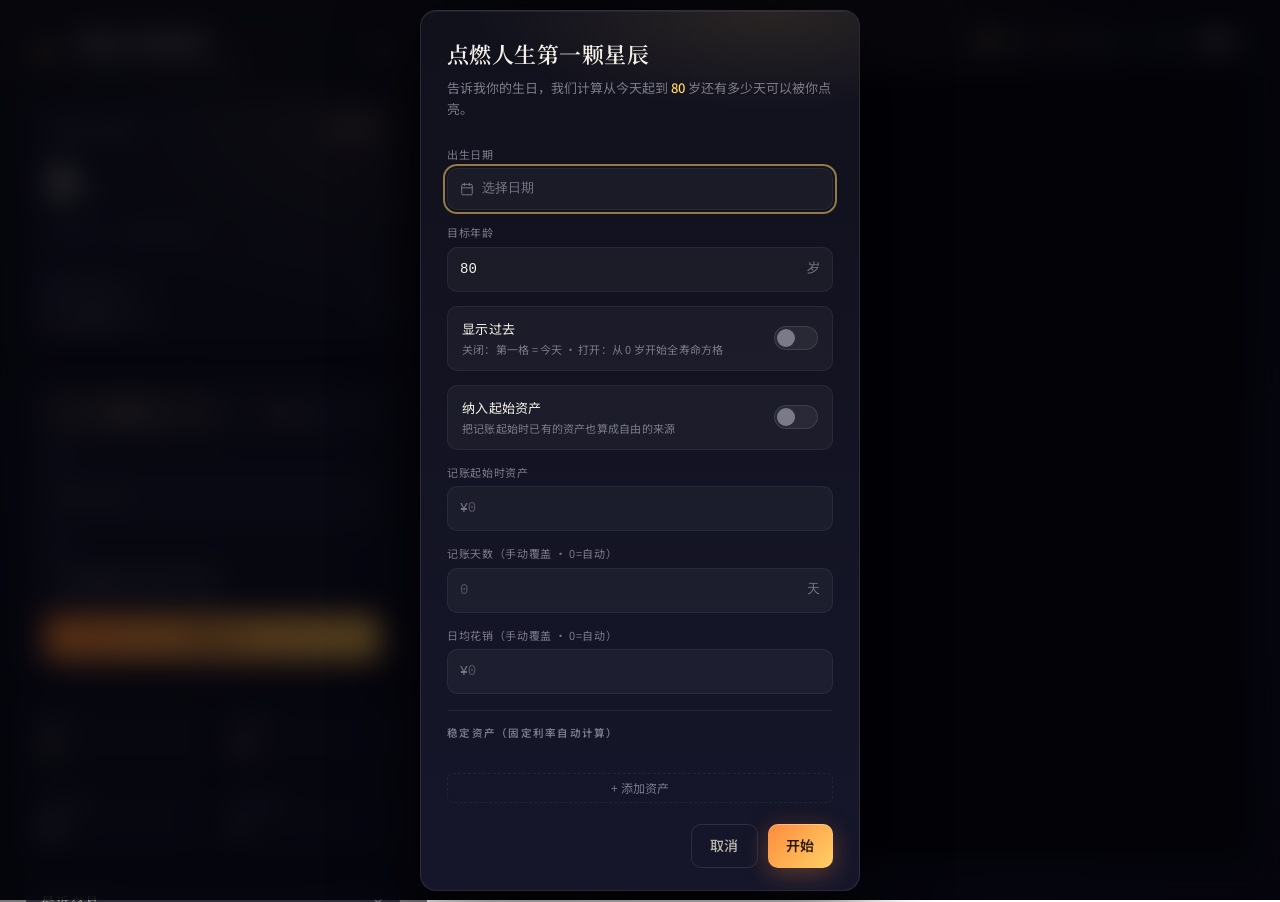
<file: docs/index.html>
<!doctype html>
<html lang="zh-CN">
<head>
  <meta charset="utf-8">
  <meta name="viewport" content="width=device-width,initial-scale=1">
  <meta name="theme-color" content="#0a0a0f">
  <title>财富自由指南灯</title>
  <link rel="icon" href="data:image/svg+xml,%3Csvg xmlns='http://www.w3.org/2000/svg' viewBox='0 0 32 32'%3E%3Ccircle cx='16' cy='16' r='6' fill='%23ffd166'/%3E%3Ccircle cx='16' cy='16' r='10' fill='none' stroke='%23ffd166' stroke-opacity='.35' stroke-width='1.4'/%3E%3C/svg%3E">
  <link rel="preconnect" href="https://fonts.googleapis.com">
  <link rel="preconnect" href="https://fonts.gstatic.com" crossorigin>
  <link href="https://fonts.googleapis.com/css2?family=Cormorant+Garamond:wght@400;500;600;700&family=JetBrains+Mono:wght@300;400;500;600&family=Noto+Sans+SC:wght@300;400;500;600;700&family=Noto+Serif+SC:wght@400;500;600;700&display=swap" rel="stylesheet">
  <link rel="stylesheet" href="./style.css">
</head>
<body>

  <!-- 背景星空层 -->
  <canvas id="starfield" aria-hidden="true"></canvas>

  <main class="layout">

    <!-- 左 1/3 账本面板 -->
    <aside class="ledger" aria-label="账本面板">
      <header class="brand">
        <span class="brand__mark" aria-hidden="true">
          <svg viewBox="0 0 24 24" width="22" height="22"><circle cx="12" cy="12" r="4.5" fill="#ffd166"/><circle cx="12" cy="12" r="8" fill="none" stroke="#ffd166" stroke-opacity=".35" stroke-width="1.2"/></svg>
        </span>
        <div>
          <h1 class="brand__title">财富自由指南灯</h1>
          <p class="brand__sub">每一笔收入，点亮一颗人生星辰</p>
        </div>
        <button class="icon-btn" id="btn-settings" title="设置" aria-label="设置">
          <svg viewBox="0 0 24 24" width="18" height="18" fill="none" stroke="currentColor" stroke-width="1.6" stroke-linecap="round" stroke-linejoin="round"><circle cx="12" cy="12" r="3"/><path d="M19.4 15a1.7 1.7 0 0 0 .34 1.87l.06.06a2 2 0 1 1-2.83 2.83l-.06-.06a1.7 1.7 0 0 0-1.87-.34 1.7 1.7 0 0 0-1.03 1.56V21a2 2 0 1 1-4 0v-.08a1.7 1.7 0 0 0-1.11-1.56 1.7 1.7 0 0 0-1.87.34l-.06.06a2 2 0 1 1-2.83-2.83l.06-.06A1.7 1.7 0 0 0 4.6 15a1.7 1.7 0 0 0-1.56-1.03H3a2 2 0 1 1 0-4h.08A1.7 1.7 0 0 0 4.6 9 1.7 1.7 0 0 0 4.26 7.13L4.2 7.07A2 2 0 1 1 7.03 4.24l.06.06A1.7 1.7 0 0 0 9 4.6 1.7 1.7 0 0 0 10.03 3.04V3a2 2 0 1 1 4 0v.08A1.7 1.7 0 0 0 15 4.6a1.7 1.7 0 0 0 1.87-.34l.06-.06a2 2 0 1 1 2.83 2.83l-.06.06A1.7 1.7 0 0 0 19.4 9c.05.39.27.74.6.96.32.22.7.32 1.07.29H21a2 2 0 1 1 0 4h-.08a1.7 1.7 0 0 0-1.52 1.03z"/></svg>
        </button>
      </header>

      <!-- 财富自由进度卡 · v2 -->
      <section class="progress-card">
        <header class="progress-card__head">
          <span class="progress-card__title">财富自由之旅</span>
          <span class="progress-card__pct"><span id="ring-pct">0.0</span><span class="progress-card__pct-sym">%</span></span>
        </header>

        <div class="progress-card__hero">
          <span class="progress-card__big" id="lit-count">0</span>
          <span class="progress-card__big-unit">天</span>
        </div>
        <div class="progress-card__hero-sub">
          已买自由 · 距完成还差 <em id="remaining-days">0</em> 天
        </div>

        <div class="dual-bar" aria-hidden="true">
          <span class="dual-bar__asset"  id="bar-asset"></span>
          <span class="dual-bar__income" id="bar-income"></span>
        </div>

        <div class="breakdown">
          <div class="breakdown__row breakdown__row--asset" id="row-asset" hidden>
            <span class="breakdown__icon breakdown__icon--asset"></span>
            <span class="breakdown__label">资产带来</span>
            <span class="breakdown__value" id="asset-days">0</span>
            <span class="breakdown__unit">天</span>
            <span class="breakdown__hint"><em id="asset-amount">¥0</em></span>
          </div>
          <div class="breakdown__row breakdown__row--income">
            <span class="breakdown__icon breakdown__icon--income"></span>
            <span class="breakdown__label">净储蓄带来</span>
            <span class="breakdown__value" id="income-days">0</span>
            <span class="breakdown__unit">天</span>
            <span class="breakdown__hint"><em id="net-saving">¥0</em></span>
          </div>
        </div>
      </section>

      <!-- 添加交易 -->
      <section class="tx-form">
        <div class="seg" role="tablist" aria-label="交易类型">
          <button class="seg__btn is-active" data-type="income" role="tab" aria-selected="true">
            <span class="seg__dot seg__dot--income"></span>收入
          </button>
          <button class="seg__btn" data-type="expense" role="tab" aria-selected="false">
            <span class="seg__dot seg__dot--expense"></span>支出
          </button>
        </div>
        <label class="field field--amount">
          <span class="field__label">金额</span>
          <div class="field__row">
            <span class="field__prefix">¥</span>
            <input id="tx-amount" type="number" inputmode="decimal" min="0" step="0.01" placeholder="0.00" autocomplete="off">
          </div>
        </label>
        <div class="field-grid">
          <div class="field">
            <span class="field__label">日期</span>
            <div class="date-input" data-picker>
              <input type="hidden" id="tx-date">
              <button type="button" class="date-input__trigger" aria-haspopup="dialog">
                <svg viewBox="0 0 24 24" width="14" height="14" fill="none" stroke="currentColor" stroke-width="1.6" stroke-linecap="round" stroke-linejoin="round"><rect x="3" y="4" width="18" height="18" rx="2"/><path d="M16 2v4M8 2v4M3 10h18"/></svg>
                <span class="date-input__value">选择日期</span>
              </button>
              <div class="date-popover" hidden role="dialog" aria-label="日期选择">
                <header class="date-popover__head">
                  <button type="button" class="date-popover__nav" data-nav="prev" aria-label="上一月">
                    <svg viewBox="0 0 24 24" width="14" height="14" fill="none" stroke="currentColor" stroke-width="2" stroke-linecap="round" stroke-linejoin="round"><path d="M15 18l-6-6 6-6"/></svg>
                  </button>
                  <span class="date-popover__title"></span>
                  <button type="button" class="date-popover__nav" data-nav="next" aria-label="下一月">
                    <svg viewBox="0 0 24 24" width="14" height="14" fill="none" stroke="currentColor" stroke-width="2" stroke-linecap="round" stroke-linejoin="round"><path d="M9 18l6-6-6-6"/></svg>
                  </button>
                </header>
                <div class="date-popover__weekdays"><span>日</span><span>一</span><span>二</span><span>三</span><span>四</span><span>五</span><span>六</span></div>
                <div class="date-popover__grid"></div>
                <footer class="date-popover__foot">
                  <button type="button" class="date-popover__btn" data-action="today">今天</button>
                  <button type="button" class="date-popover__btn" data-action="clear">清除</button>
                </footer>
              </div>
            </div>
          </div>
        </div>
        <button class="btn btn--primary" id="btn-submit">
          <span class="btn__shimmer" aria-hidden="true"></span>
          <span class="btn__text">点亮人生</span>
        </button>
      </section>

      <!-- 统计仪表盘 -->
      <section class="stats">
        <div class="stat"><div class="stat__label">总收入</div><div class="stat__value stat__value--income" id="st-income">¥0</div></div>
        <div class="stat"><div class="stat__label">总支出</div><div class="stat__value stat__value--expense" id="st-expense">¥0</div></div>
        <div class="stat"><div class="stat__label">日均花销</div><div class="stat__value" id="st-avg">¥0</div></div>
        <div class="stat"><div class="stat__label">记账天数</div><div class="stat__value" id="st-days">0</div></div>
      </section>

      <!-- 最近交易 · 可折叠 -->
      <section class="tx-list" id="tx-list">
        <button class="tx-list__toggle" id="btn-tx-toggle" aria-expanded="false" aria-controls="tx-body">
          最近交易
          <span class="tx-list__count" id="tx-count"></span>
          <svg class="tx-list__arrow" viewBox="0 0 24 24" width="14" height="14" fill="none" stroke="currentColor" stroke-width="2" stroke-linecap="round" stroke-linejoin="round" aria-hidden="true"><path d="M6 9l6 6 6-6"/></svg>
        </button>
        <div class="tx-list__body" id="tx-body">
          <ul class="tx-list__items" id="tx-items"></ul>
          <div class="tx-list__empty"><p>暂无交易记录</p></div>
        </div>
      </section>

      <!-- 本地文件直连 -->
      <div class="file-link" id="file-link" hidden>
        <span class="file-link__dot" id="file-link-dot"></span>
        <span class="file-link__name" id="file-link-name">未连接</span>
        <button class="file-link__btn" id="btn-file-link" data-action="connect">连接文件</button>
      </div>

      <!-- 数据状态 & 导出 -->
      <div class="data-status">
        <span class="data-status__icon" aria-hidden="true">
          <svg viewBox="0 0 24 24" width="13" height="13" fill="none" stroke="currentColor" stroke-width="1.6" stroke-linecap="round" stroke-linejoin="round"><path d="M12 22a10 10 0 1 1 0-20 10 10 0 0 1 0 20z"/><path d="M9 12l2 2 4-4"/></svg>
        </span>
        <span class="data-status__text" id="data-status-text">已保存到本地</span>
        <button class="data-status__export" id="btn-feishu-sync" title="从飞书多维表格同步支出记录">飞书同步</button>
        <button class="data-status__export" id="btn-export" title="导出 JSON 备份">导出</button>
        <button class="data-status__export" id="btn-import" title="从 JSON 备份恢复数据">导入</button>
        <input type="file" id="file-import" accept=".json" style="display:none">
      </div>

    </aside>

    <!-- 右 2/3 人生方格 -->
    <section class="stage" aria-label="人生方格视图">
      <div class="stage__chrome">
        <div class="stage__title">
          <span class="stage__title-cn">人生方格</span>
          <span class="stage__title-en">— Days of Freedom</span>
        </div>
        <div class="stage__legend">
          <span class="legend-item"><i class="legend-swatch legend-swatch--lit"></i>净自由</span>
          <span class="legend-item" id="legend-expense" hidden><i class="legend-swatch legend-swatch--expense"></i>支出消耗</span>
          <span class="legend-item"><i class="legend-swatch legend-swatch--unlit"></i>未点亮</span>
          <span class="legend-item" id="legend-overflow" hidden><i class="legend-swatch legend-swatch--over"></i>超额</span>
        </div>
      </div>
      <div class="stage__canvas-wrap">
        <canvas id="grid" aria-label="人生方格 Canvas"></canvas>
        <div class="stage__hint" id="stage-hint">每一格代表你生命中的一天</div>
      </div>
      <div class="stage__footer">
        <span id="stage-footer-text">设置生日后开始你的财富自由之旅</span>
      </div>
    </section>

  </main>

  <!-- 引导/设置对话 -->
  <div class="overlay" id="overlay" hidden>
    <div class="modal" role="dialog" aria-modal="true" aria-labelledby="modal-title">
      <header class="modal__head">
        <h2 id="modal-title">点燃人生第一颗星辰</h2>
        <p>告诉我你的生日，我们计算从今天起到 <strong id="modal-target-age-display">80</strong> 岁还有多少天可以被你点亮。</p>
      </header>
      <div class="modal__body">
        <div class="field">
          <span class="field__label">出生日期</span>
          <div class="date-input" data-picker>
            <input type="hidden" id="cfg-birth" required>
            <button type="button" class="date-input__trigger" aria-haspopup="dialog">
              <svg viewBox="0 0 24 24" width="14" height="14" fill="none" stroke="currentColor" stroke-width="1.6" stroke-linecap="round" stroke-linejoin="round"><rect x="3" y="4" width="18" height="18" rx="2"/><path d="M16 2v4M8 2v4M3 10h18"/></svg>
              <span class="date-input__value">选择出生日期</span>
            </button>
            <div class="date-popover" hidden role="dialog" aria-label="日期选择">
              <header class="date-popover__head">
                <button type="button" class="date-popover__nav" data-nav="prev-year" aria-label="上一年">«</button>
                <button type="button" class="date-popover__nav" data-nav="prev" aria-label="上一月">
                  <svg viewBox="0 0 24 24" width="14" height="14" fill="none" stroke="currentColor" stroke-width="2" stroke-linecap="round" stroke-linejoin="round"><path d="M15 18l-6-6 6-6"/></svg>
                </button>
                <span class="date-popover__title"></span>
                <button type="button" class="date-popover__nav" data-nav="next" aria-label="下一月">
                  <svg viewBox="0 0 24 24" width="14" height="14" fill="none" stroke="currentColor" stroke-width="2" stroke-linecap="round" stroke-linejoin="round"><path d="M9 18l6-6-6-6"/></svg>
                </button>
                <button type="button" class="date-popover__nav" data-nav="next-year" aria-label="下一年">»</button>
              </header>
              <div class="date-popover__weekdays"><span>日</span><span>一</span><span>二</span><span>三</span><span>四</span><span>五</span><span>六</span></div>
              <div class="date-popover__grid"></div>
              <footer class="date-popover__foot">
                <button type="button" class="date-popover__btn" data-action="today">今天</button>
              </footer>
            </div>
          </div>
        </div>
        <label class="field">
          <span class="field__label">目标年龄</span>
          <div class="field__row">
            <input id="cfg-target-age" type="number" min="20" max="120" value="80">
            <span class="field__suffix">岁</span>
          </div>
        </label>
        <label class="toggle" for="cfg-show-past">
          <span class="toggle__head">
            <span class="toggle__title">显示过去</span>
            <span class="toggle__hint">关闭：第一格 = 今天 · 打开：从 0 岁开始全寿命方格</span>
          </span>
          <input type="checkbox" id="cfg-show-past" role="switch">
          <span class="toggle__track" aria-hidden="true"><span class="toggle__thumb"></span></span>
        </label>
        <label class="toggle" for="cfg-use-assets">
          <span class="toggle__head">
            <span class="toggle__title">纳入起始资产</span>
            <span class="toggle__hint">把记账起始时已有的资产也算成自由的来源</span>
          </span>
          <input type="checkbox" id="cfg-use-assets" role="switch">
          <span class="toggle__track" aria-hidden="true"><span class="toggle__thumb"></span></span>
        </label>
        <label class="field" id="cfg-assets-field" hidden>
          <span class="field__label">记账起始时资产</span>
          <div class="field__row">
            <span class="field__prefix">¥</span>
            <input id="cfg-initial-assets" type="number" inputmode="decimal" min="0" step="100" placeholder="0">
          </div>
        </label>
        <label class="field">
          <span class="field__label">记账天数（手动覆盖 · 0=自动）</span>
          <div class="field__row">
            <input id="cfg-tracking-days" type="number" inputmode="numeric" min="0" step="1" placeholder="0">
            <span class="field__suffix">天</span>
          </div>
        </label>
        <label class="field">
          <span class="field__label">日均花销（手动覆盖 · 0=自动）</span>
          <div class="field__row">
            <span class="field__prefix">¥</span>
            <input id="cfg-avg-expense" type="number" inputmode="decimal" min="0" step="1" placeholder="0">
          </div>
        </label>

        <div class="modal-divider">稳定资产（固定利率自动计算）</div>
        <div id="stable-asset-list" class="stable-asset-list"></div>
        <button class="btn-add-asset" id="btn-add-stable-asset">+ 添加资产</button>
        <p class="field-hint">年化利率固定的资产（如余额宝），自动按复利推算每日被动收入。浮动收益请在飞书记录。</p>

        <div class="modal-divider">飞书多维表格同步</div>
        <label class="field">
          <span class="field__label">表格地址（粘贴飞书多维表格的完整 URL）</span>
          <input id="fs-url" type="text" placeholder="https://xxxx.feishu.cn/base/..." autocomplete="off" spellcheck="false">
        </label>
        <div class="field-grid">
          <label class="field">
            <span class="field__label">App ID</span>
            <input id="fs-app-id" type="text" placeholder="cli_xxxxxxxxxxxx" autocomplete="off">
          </label>
          <label class="field">
            <span class="field__label">App Secret</span>
            <input id="fs-app-secret" type="password" placeholder="••••••••••••••••" autocomplete="off">
          </label>
        </div>
        <p class="field-hint">需要在飞书开发者后台创建自建应用并开启多维表格权限，<br>表格字段须包含：日期、类别（单选）、金额（数字）、备注（文本）</p>
      </div>
      <footer class="modal__foot">
        <button class="btn btn--ghost" id="cfg-cancel">取消</button>
        <button class="btn btn--primary" id="cfg-save"><span class="btn__text">开始</span></button>
      </footer>
    </div>
  </div>

  <!-- 财富自由达成彩蛋 -->
  <div class="freedom-banner" id="freedom-banner" hidden aria-live="polite">
    <div class="freedom-banner__veil"></div>
    <div class="freedom-banner__ripple"></div>
    <div class="freedom-banner__ripple"></div>
    <div class="freedom-banner__ripple"></div>
    <div class="freedom-banner__ripple"></div>
    <div class="freedom-banner__ripple"></div>
    <div class="freedom-banner__inner">
      <div class="freedom-banner__eyebrow">FINANCIAL FREEDOM ACHIEVED</div>
      <div class="freedom-banner__word">FREE</div>
      <div class="freedom-banner__zh">财 富 自 由</div>
      <div class="freedom-banner__sub">你已点亮人生剩余的所有方格</div>
    </div>
  </div>

  <script src="./grid.js?v=2"></script>
  <script src="./app.js?v=2"></script>
</body>
</html>
</file>
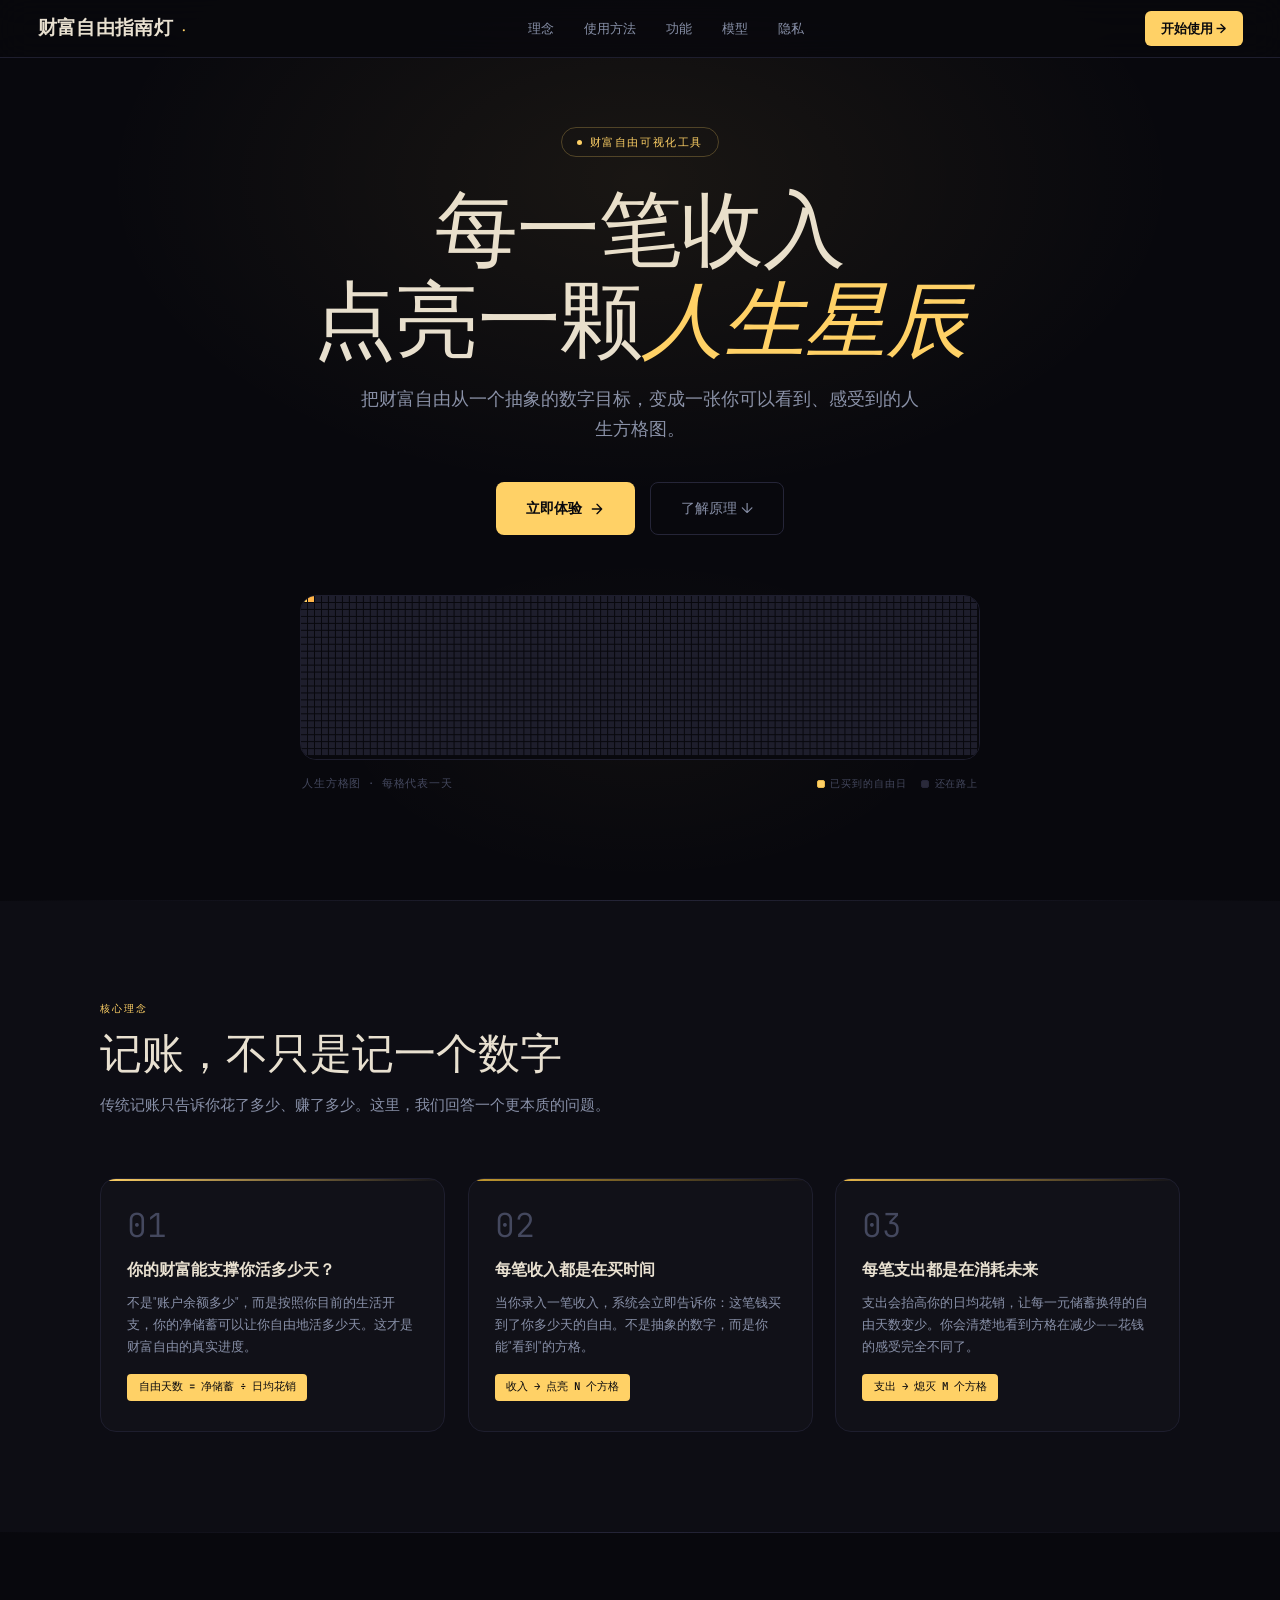
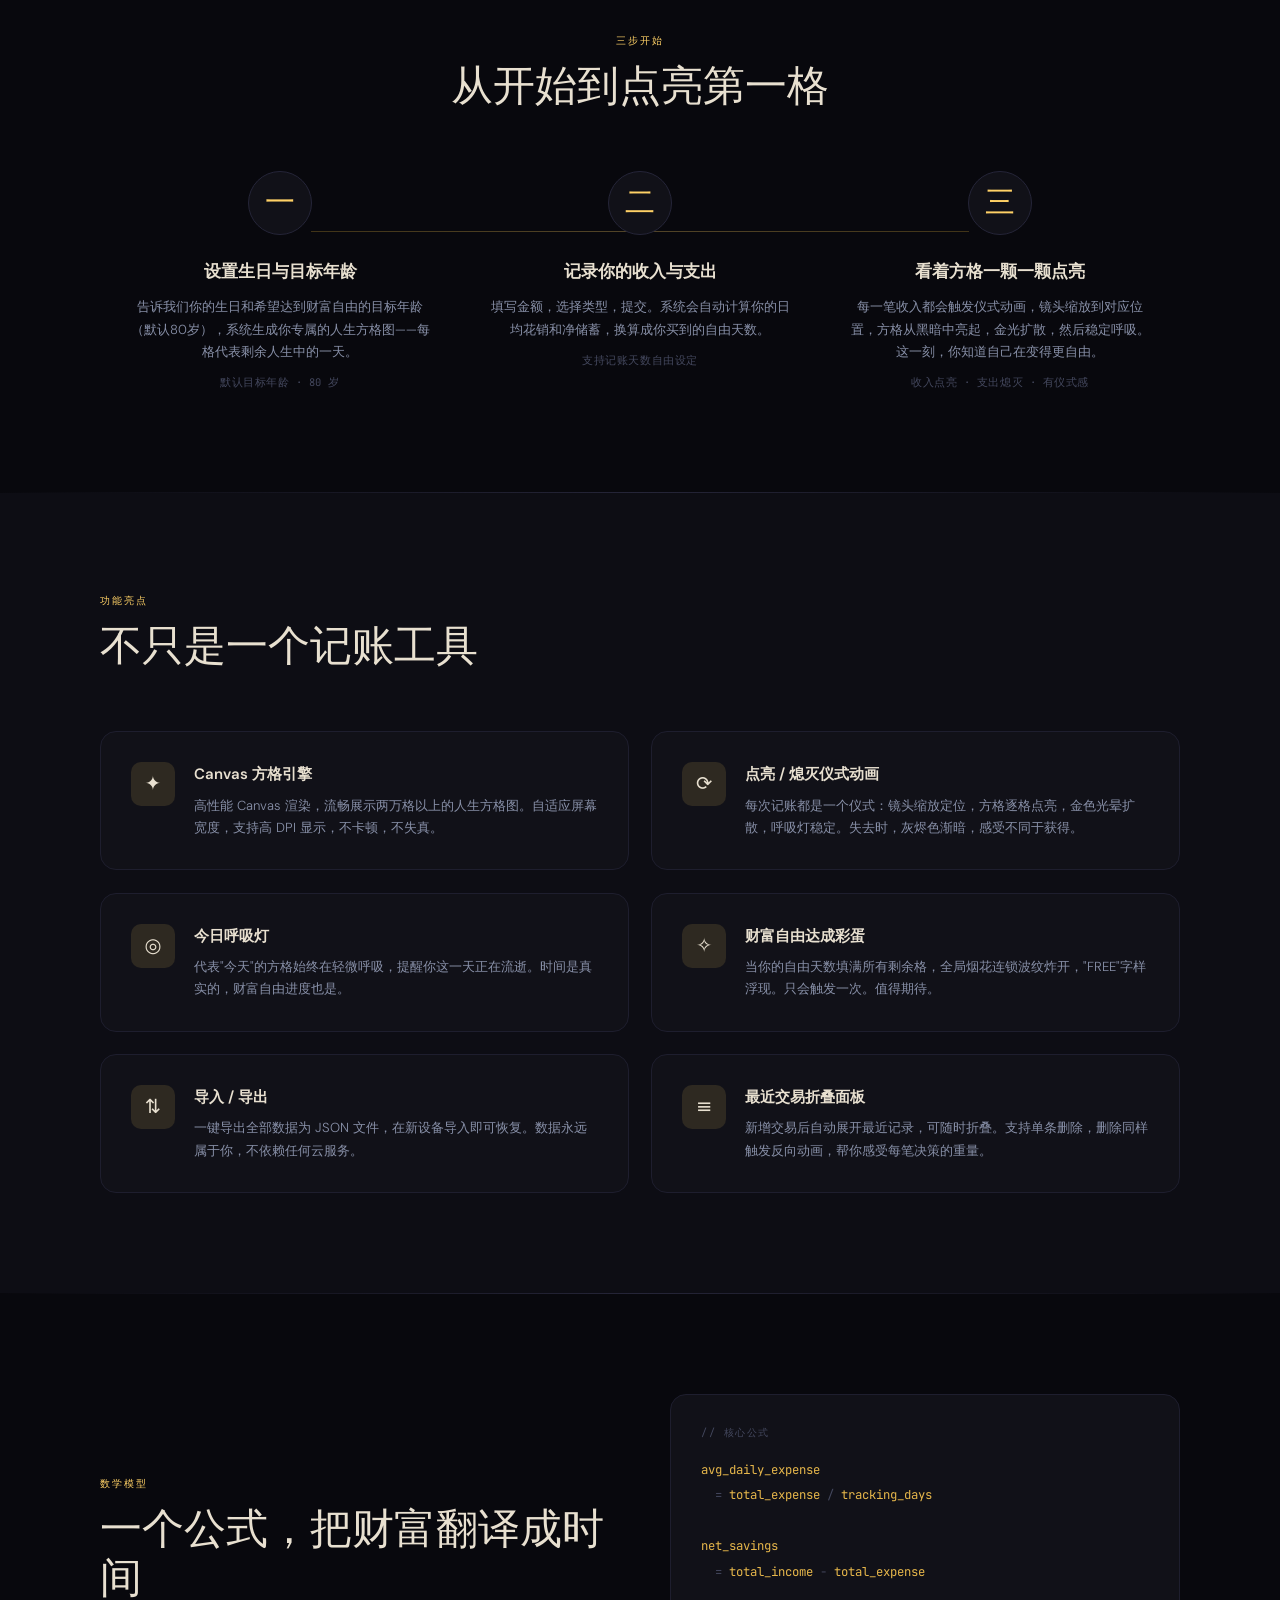
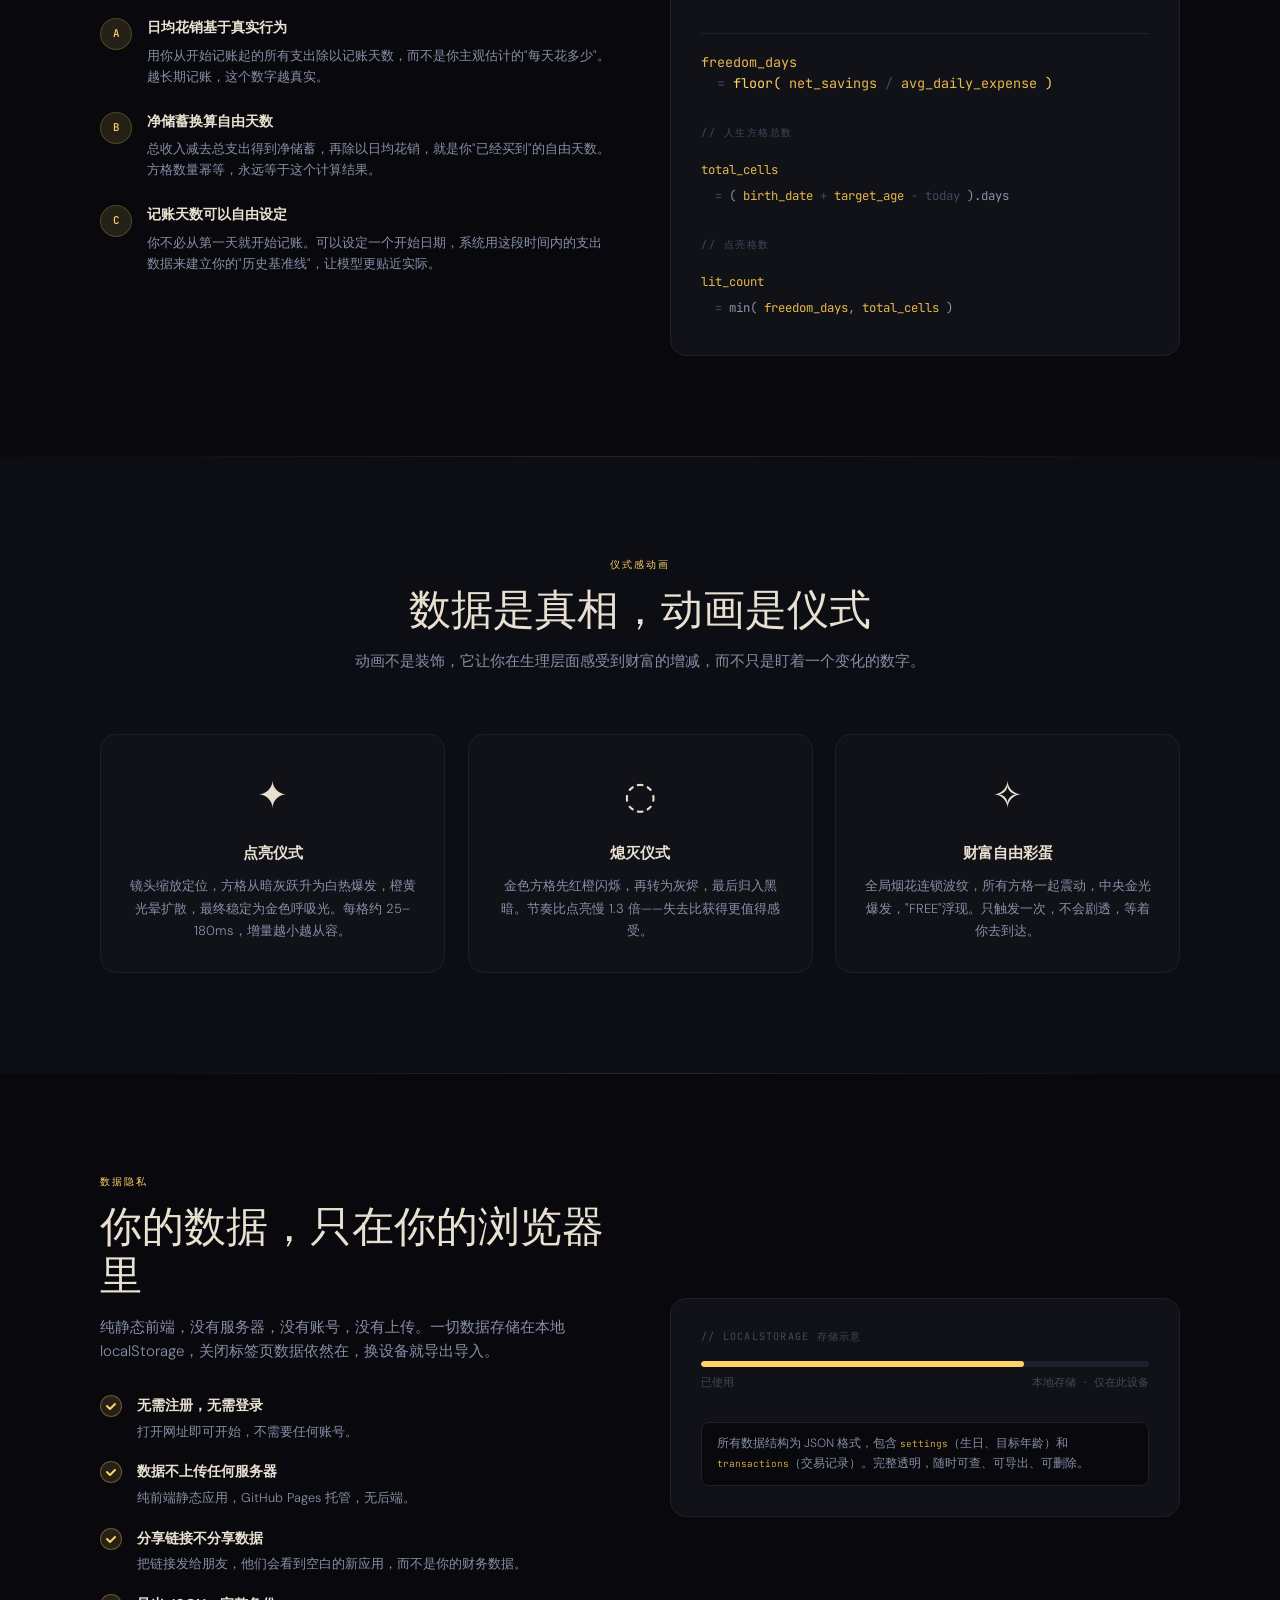
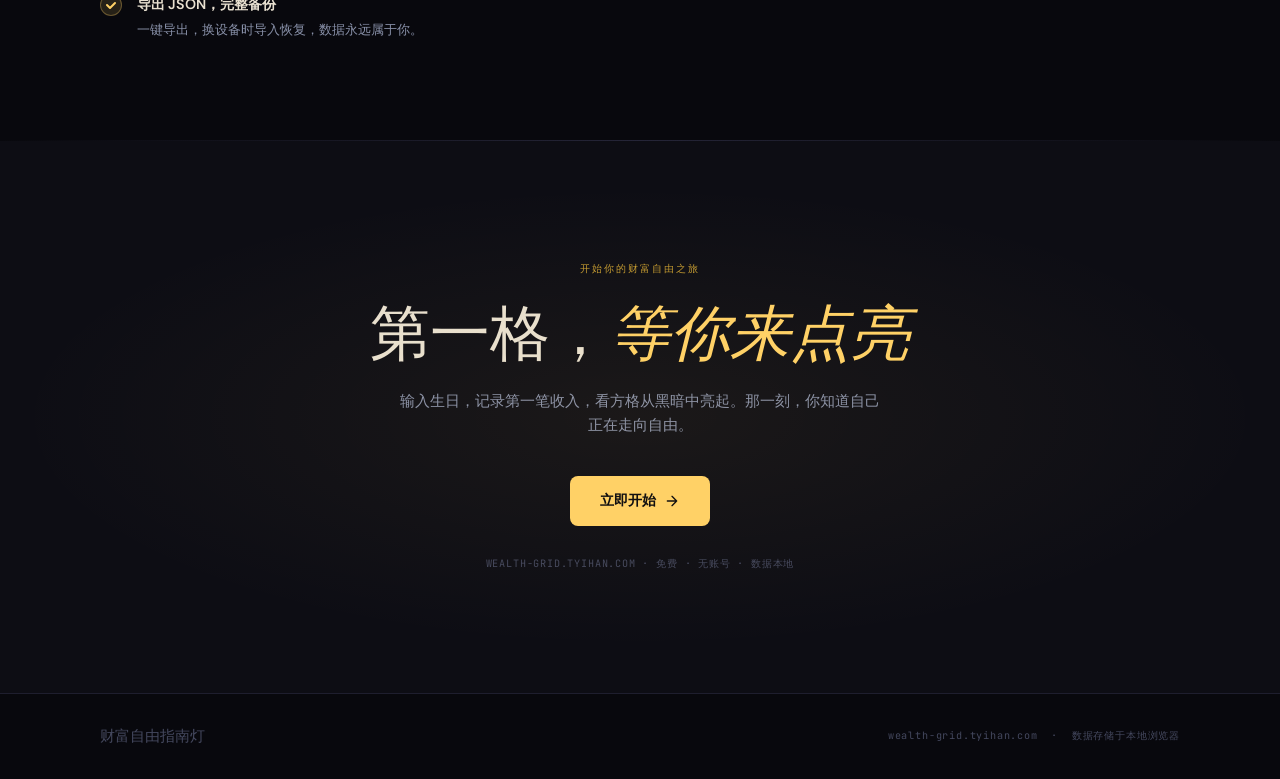
<file: docs/intro.html>
<!DOCTYPE html>
<html lang="zh-CN">
<head>
<meta charset="UTF-8">
<meta name="viewport" content="width=device-width, initial-scale=1.0">
<title>财富自由指南灯 · 让每一笔收入点亮一颗人生星辰</title>
<link rel="preconnect" href="https://fonts.googleapis.com">
<link rel="preconnect" href="https://fonts.gstatic.com" crossorigin>
<link href="https://fonts.googleapis.com/css2?family=Cormorant+Garamond:ital,wght@0,300;0,400;0,600;1,300;1,400&family=DM+Sans:wght@300;400;500;600&family=JetBrains+Mono:wght@300;400;500&display=swap" rel="stylesheet">
<style>
/* ══ TOKENS ══════════════════════════════════════════════════════════════ */
:root {
  --bg:         #08080d;
  --bg2:        #0d0d14;
  --surface:    #111118;
  --surface2:   #16161f;
  --border:     #1e1e2e;
  --border2:    #252538;
  --text:       #e8e0d0;
  --text2:      #8890a8;
  --text3:      #44485e;
  --gold:       #ffd166;
  --gold2:      #e8b84b;
  --gold3:      #c49a30;
  --gold-dim:   rgba(255,209,102,0.12);
  --gold-glow:  rgba(255,209,102,0.06);
  --unlit:      #2a2a3a;
  --radius:     8px;
  --radius-lg:  16px;
  --font-d:     'Cormorant Garamond', Georgia, serif;
  --font-ui:    'DM Sans', system-ui, sans-serif;
  --font-mono:  'JetBrains Mono', monospace;
}

/* ══ RESET ══════════════════════════════════════════════════════════════ */
*, *::before, *::after { box-sizing: border-box; margin: 0; padding: 0; }
html { scroll-behavior: smooth; font-size: 15px; }
body {
  background: var(--bg);
  color: var(--text);
  font-family: var(--font-ui);
  line-height: 1.65;
  overflow-x: hidden;
  -webkit-font-smoothing: antialiased;
}
a { text-decoration: none; color: inherit; }
::-webkit-scrollbar { width: 5px; }
::-webkit-scrollbar-track { background: transparent; }
::-webkit-scrollbar-thumb { background: var(--border2); border-radius: 3px; }

/* ══ NAV ════════════════════════════════════════════════════════════════ */
nav {
  position: fixed; top: 0; left: 0; right: 0; z-index: 100;
  background: rgba(8,8,13,0.88);
  backdrop-filter: blur(16px);
  border-bottom: 1px solid var(--border);
  display: flex; align-items: center; justify-content: space-between;
  padding: 0 2.5rem; height: 58px;
}
.nav-brand {
  font-family: var(--font-d);
  font-size: 1.25rem; font-weight: 600; letter-spacing: 0.02em;
  color: var(--text);
  display: flex; align-items: center; gap: 0.6rem;
}
.nav-brand .dot { color: var(--gold); }
.nav-links { display: flex; align-items: center; gap: 2rem; }
.nav-links a {
  font-size: 0.875rem; font-weight: 400; color: var(--text2);
  transition: color 0.2s;
}
.nav-links a:hover { color: var(--text); }
.nav-cta {
  display: inline-flex; align-items: center; gap: 0.4rem;
  background: var(--gold); color: #08080d;
  font-weight: 600; font-size: 0.875rem;
  padding: 0.45rem 1.1rem; border-radius: 6px;
  transition: opacity 0.2s;
}
.nav-cta:hover { opacity: 0.85; }

/* ══ HERO ════════════════════════════════════════════════════════════════ */
#hero {
  min-height: 100vh; display: flex; flex-direction: column;
  justify-content: center; align-items: center;
  padding: 80px 2.5rem 60px;
  position: relative; overflow: hidden;
  text-align: center;
}
#hero::before {
  content: '';
  position: absolute; top: 0; left: 0; right: 0; bottom: 0;
  background:
    radial-gradient(ellipse 60% 50% at 50% 20%, rgba(255,209,102,0.07) 0%, transparent 70%),
    radial-gradient(ellipse 40% 30% at 50% 80%, rgba(255,209,102,0.03) 0%, transparent 60%);
  pointer-events: none;
}
.hero-eyebrow {
  display: inline-flex; align-items: center; gap: 0.5rem;
  font-family: var(--font-mono); font-size: 0.7rem; letter-spacing: 0.15em;
  color: var(--gold); text-transform: uppercase;
  border: 1px solid rgba(255,209,102,0.25); border-radius: 100px;
  padding: 0.35rem 1rem; margin-bottom: 2rem;
}
.hero-eyebrow::before {
  content: '';
  width: 5px; height: 5px; border-radius: 50%;
  background: var(--gold);
  animation: pulse 2.4s ease-in-out infinite;
}
@keyframes pulse {
  0%, 100% { opacity: 1; transform: scale(1); }
  50% { opacity: 0.4; transform: scale(1.5); }
}
.hero-title {
  font-family: var(--font-d);
  font-size: clamp(2.8rem, 7vw, 5.5rem);
  font-weight: 300; line-height: 1.1; letter-spacing: -0.01em;
  margin-bottom: 1rem; max-width: 800px;
}
.hero-title em { color: var(--gold); font-style: italic; }
.hero-subtitle {
  font-size: clamp(1rem, 2vw, 1.2rem);
  color: var(--text2); font-weight: 300;
  max-width: 560px; margin: 0 auto 2.5rem; line-height: 1.7;
}
.hero-ctas {
  display: flex; gap: 1rem; justify-content: center; flex-wrap: wrap;
  margin-bottom: 4rem;
}
.cta-primary {
  display: inline-flex; align-items: center; gap: 0.5rem;
  background: var(--gold); color: #08080d;
  font-weight: 600; font-size: 0.95rem;
  padding: 0.9rem 2rem; border-radius: var(--radius);
  transition: all 0.25s;
}
.cta-primary:hover { transform: translateY(-2px); box-shadow: 0 8px 32px rgba(255,209,102,0.3); }
.cta-secondary {
  display: inline-flex; align-items: center; gap: 0.5rem;
  border: 1px solid var(--border2); color: var(--text2);
  font-size: 0.95rem; padding: 0.9rem 2rem; border-radius: var(--radius);
  transition: all 0.25s;
}
.cta-secondary:hover { border-color: var(--gold3); color: var(--text); }

/* Mini Grid Demo */
.hero-grid-demo {
  width: 100%; max-width: 680px; margin: 0 auto;
  position: relative;
}
canvas#demo-canvas {
  display: block;
  width: 100%;
  border-radius: var(--radius-lg);
  border: 1px solid var(--border);
}
.grid-caption {
  margin-top: 1rem;
  font-family: var(--font-mono); font-size: 0.7rem; letter-spacing: 0.08em;
  color: var(--text3); text-transform: uppercase;
  display: flex; justify-content: space-between; align-items: center;
  padding: 0 2px;
}
.grid-legend {
  display: flex; gap: 1rem; align-items: center;
}
.legend-item {
  display: flex; align-items: center; gap: 0.35rem;
  font-size: 0.68rem;
}
.legend-dot {
  width: 8px; height: 8px; border-radius: 2px;
  border: 1px solid var(--border2);
}
.legend-dot.lit { background: var(--gold); border-color: var(--gold2); }
.legend-dot.unlit { background: var(--unlit); }

/* ══ SECTION COMMON ══════════════════════════════════════════════════════ */
section { padding: 100px 2.5rem; position: relative; }
.container { max-width: 1080px; margin: 0 auto; }
.sec-tag {
  font-family: var(--font-mono); font-size: 0.68rem; letter-spacing: 0.18em;
  color: var(--gold); text-transform: uppercase; display: block;
  margin-bottom: 0.9rem;
}
.sec-title {
  font-family: var(--font-d);
  font-size: clamp(1.8rem, 3.5vw, 2.8rem);
  font-weight: 400; line-height: 1.15; margin-bottom: 0.9rem;
}
.sec-desc {
  color: var(--text2); max-width: 580px; font-weight: 300; font-size: 1rem;
}
.sec-header { margin-bottom: 4rem; }
.sec-header.centered { text-align: center; }
.sec-header.centered .sec-desc { margin: 0 auto; }
.divider { height: 1px; background: linear-gradient(90deg, transparent, var(--border2), transparent); margin: 0; }

/* ══ WHY SECTION ═════════════════════════════════════════════════════════ */
#why { background: var(--bg2); }
.why-grid {
  display: grid; grid-template-columns: repeat(3, 1fr);
  gap: 1.5rem; margin-top: 0.5rem;
}
.why-card {
  background: var(--surface); border: 1px solid var(--border);
  border-radius: var(--radius-lg); padding: 2rem 1.75rem;
  position: relative; overflow: hidden;
  transition: border-color 0.3s, transform 0.3s;
}
.why-card:hover { transform: translateY(-3px); border-color: var(--border2); }
.why-card::before {
  content: ''; position: absolute; top: 0; left: 0; right: 0; height: 2px;
}
.why-card.w1::before { background: linear-gradient(90deg, var(--gold), transparent); }
.why-card.w2::before { background: linear-gradient(90deg, var(--gold3), transparent); }
.why-card.w3::before { background: linear-gradient(90deg, var(--gold2), transparent); }
.why-num {
  font-family: var(--font-mono); font-size: 2.2rem; font-weight: 300;
  color: var(--text3); line-height: 1; margin-bottom: 1rem;
}
.why-title { font-size: 1.05rem; font-weight: 600; margin-bottom: 0.6rem; }
.why-desc { font-size: 0.875rem; color: var(--text2); line-height: 1.7; font-weight: 300; }
.why-answer {
  display: inline-block; margin-top: 1rem;
  font-family: var(--font-mono); font-size: 0.72rem;
  color: #08080d; background: var(--gold);
  padding: 0.3rem 0.75rem; border-radius: 4px; font-weight: 500;
}

/* ══ HOW IT WORKS ════════════════════════════════════════════════════════ */
#how { background: var(--bg); }
.how-steps {
  display: grid; grid-template-columns: 1fr 1fr 1fr;
  gap: 0; position: relative;
}
.how-steps::before {
  content: '';
  position: absolute; top: 60px; left: calc(16.6% + 32px); right: calc(16.6% + 32px);
  height: 1px;
  background: linear-gradient(90deg, var(--gold3), var(--gold), var(--gold3));
  opacity: 0.3;
  pointer-events: none;
}
.how-step { padding: 0 2rem; text-align: center; }
.how-step-num {
  display: inline-flex; align-items: center; justify-content: center;
  width: 64px; height: 64px;
  border-radius: 50%;
  border: 1px solid var(--border2);
  background: var(--surface);
  font-family: var(--font-d); font-size: 2rem; font-weight: 300;
  color: var(--gold);
  margin: 0 auto 1.5rem;
  position: relative; z-index: 1;
}
.how-step-title { font-size: 1.1rem; font-weight: 600; margin-bottom: 0.75rem; }
.how-step-desc { font-size: 0.875rem; color: var(--text2); line-height: 1.7; font-weight: 300; }
.how-step-detail {
  margin-top: 0.75rem; font-family: var(--font-mono); font-size: 0.7rem;
  color: var(--text3); letter-spacing: 0.05em;
}

/* ══ FEATURES ════════════════════════════════════════════════════════════ */
#features { background: var(--bg2); }
.features-grid {
  display: grid; grid-template-columns: repeat(2, 1fr);
  gap: 1.5rem;
}
.feature-card {
  background: var(--surface); border: 1px solid var(--border);
  border-radius: var(--radius-lg); padding: 2rem;
  display: flex; gap: 1.25rem; align-items: flex-start;
  transition: border-color 0.3s, transform 0.3s;
}
.feature-card:hover { border-color: var(--border2); transform: translateY(-2px); }
.feature-icon {
  flex-shrink: 0; width: 44px; height: 44px;
  background: var(--gold-dim); border-radius: 10px;
  display: flex; align-items: center; justify-content: center;
  font-size: 1.3rem;
}
.feature-body {}
.feature-title { font-size: 1rem; font-weight: 600; margin-bottom: 0.5rem; }
.feature-desc { font-size: 0.875rem; color: var(--text2); line-height: 1.7; font-weight: 300; }

/* ══ MATH MODEL ══════════════════════════════════════════════════════════ */
#math { background: var(--bg); }
.math-layout {
  display: grid; grid-template-columns: 1fr 1fr;
  gap: 4rem; align-items: center;
}
.math-formula-block {
  background: var(--surface); border: 1px solid var(--border);
  border-radius: var(--radius-lg); padding: 2rem;
  font-family: var(--font-mono);
}
.math-formula-title {
  font-size: 0.68rem; letter-spacing: 0.15em; color: var(--text3);
  text-transform: uppercase; margin-bottom: 1.25rem;
}
.math-line {
  font-size: 0.82rem; color: var(--text2); margin-bottom: 0.5rem;
  line-height: 1.5;
}
.math-line .var { color: var(--gold2); }
.math-line .op { color: var(--text3); }
.math-line.result {
  margin-top: 1.25rem; padding-top: 1.25rem;
  border-top: 1px solid var(--border);
  font-size: 0.9rem; color: var(--gold);
}
.math-callouts { display: flex; flex-direction: column; gap: 1.5rem; }
.math-callout {
  display: flex; gap: 1rem; align-items: flex-start;
}
.math-callout-marker {
  flex-shrink: 0; width: 32px; height: 32px;
  border-radius: 50%; background: var(--gold-dim);
  border: 1px solid rgba(255,209,102,0.2);
  display: flex; align-items: center; justify-content: center;
  font-family: var(--font-mono); font-size: 0.72rem; color: var(--gold);
  font-weight: 500; margin-top: 2px;
}
.math-callout-text h4 { font-size: 0.95rem; font-weight: 600; margin-bottom: 0.35rem; }
.math-callout-text p { font-size: 0.85rem; color: var(--text2); line-height: 1.65; font-weight: 300; }

/* ══ ANIMATION SECTION ═══════════════════════════════════════════════════ */
#animation { background: var(--bg2); }
.anim-cards {
  display: grid; grid-template-columns: repeat(3, 1fr); gap: 1.5rem;
}
.anim-card {
  background: var(--surface); border: 1px solid var(--border);
  border-radius: var(--radius-lg); padding: 2rem 1.75rem;
  text-align: center;
  transition: border-color 0.3s;
}
.anim-card:hover { border-color: rgba(255,209,102,0.2); }
.anim-symbol {
  font-size: 2.5rem; margin-bottom: 1rem;
  display: block;
}
.anim-title { font-size: 1rem; font-weight: 600; margin-bottom: 0.6rem; }
.anim-desc { font-size: 0.875rem; color: var(--text2); line-height: 1.7; font-weight: 300; }

/* ══ PRIVACY SECTION ══════════════════════════════════════════════════════ */
#privacy { background: var(--bg); }
.privacy-layout {
  display: grid; grid-template-columns: 1fr 1fr; gap: 4rem; align-items: center;
}
.privacy-points { display: flex; flex-direction: column; gap: 1.25rem; }
.privacy-point {
  display: flex; gap: 1rem; align-items: flex-start;
}
.privacy-check {
  flex-shrink: 0; width: 22px; height: 22px;
  border-radius: 50%; background: var(--gold-dim);
  border: 1px solid rgba(255,209,102,0.3);
  display: flex; align-items: center; justify-content: center;
  margin-top: 1px;
}
.privacy-check svg { width: 12px; height: 12px; color: var(--gold); }
.privacy-point-text h4 { font-size: 0.95rem; font-weight: 600; margin-bottom: 0.2rem; }
.privacy-point-text p { font-size: 0.85rem; color: var(--text2); font-weight: 300; }
.privacy-visual {
  background: var(--surface); border: 1px solid var(--border);
  border-radius: var(--radius-lg); padding: 2rem;
}
.privacy-tag {
  font-family: var(--font-mono); font-size: 0.68rem; letter-spacing: 0.12em;
  color: var(--text3); text-transform: uppercase; margin-bottom: 1rem;
}
.storage-bar {
  height: 6px; background: var(--border); border-radius: 3px;
  overflow: hidden; margin-bottom: 0.5rem;
}
.storage-bar-fill {
  height: 100%; border-radius: 3px; background: var(--gold);
  width: 0%; animation: barfill 2s ease-out 0.5s forwards;
}
@keyframes barfill { to { width: 72%; } }
.storage-label {
  display: flex; justify-content: space-between;
  font-family: var(--font-mono); font-size: 0.7rem; color: var(--text3);
  margin-bottom: 2rem;
}
.storage-note {
  font-size: 0.8rem; color: var(--text2);
  padding: 0.75rem 1rem;
  background: var(--bg); border-radius: var(--radius);
  border: 1px solid var(--border);
  font-weight: 300;
}

/* ══ CTA FINAL ═══════════════════════════════════════════════════════════ */
#final-cta {
  background: var(--bg2); text-align: center; padding: 120px 2.5rem;
  position: relative; overflow: hidden;
}
#final-cta::before {
  content: '';
  position: absolute; top: 0; left: 0; right: 0; bottom: 0;
  background: radial-gradient(ellipse 70% 60% at 50% 50%, rgba(255,209,102,0.06) 0%, transparent 70%);
  pointer-events: none;
}
.final-label {
  font-family: var(--font-mono); font-size: 0.68rem; letter-spacing: 0.2em;
  color: var(--gold3); text-transform: uppercase; margin-bottom: 1.5rem;
}
.final-title {
  font-family: var(--font-d);
  font-size: clamp(2.2rem, 5vw, 4rem);
  font-weight: 300; line-height: 1.15; margin-bottom: 1.25rem;
}
.final-title em { color: var(--gold); font-style: italic; }
.final-desc {
  color: var(--text2); max-width: 480px; margin: 0 auto 2.5rem;
  font-weight: 300; font-size: 1rem;
}
.final-ctas { display: flex; gap: 1rem; justify-content: center; flex-wrap: wrap; }
.final-note {
  margin-top: 2rem; font-family: var(--font-mono); font-size: 0.68rem;
  letter-spacing: 0.08em; color: var(--text3); text-transform: uppercase;
}

/* ══ FOOTER ═══════════════════════════════════════════════════════════════ */
footer {
  background: var(--bg); border-top: 1px solid var(--border);
  padding: 2rem 2.5rem; text-align: center;
}
.footer-inner {
  max-width: 1080px; margin: 0 auto;
  display: flex; align-items: center; justify-content: space-between;
  flex-wrap: wrap; gap: 1rem;
}
.footer-brand {
  font-family: var(--font-d); font-size: 1rem; color: var(--text3);
}
.footer-meta {
  font-family: var(--font-mono); font-size: 0.68rem;
  color: var(--text3); letter-spacing: 0.08em;
}
.footer-link { color: var(--text3); transition: color 0.2s; }
.footer-link:hover { color: var(--gold); }

/* ══ SCROLL REVEAL ═══════════════════════════════════════════════════════ */
.reveal {
  opacity: 0;
  transform: translateY(32px);
  transition: opacity 0.75s cubic-bezier(0.22, 1, 0.36, 1),
              transform 0.75s cubic-bezier(0.22, 1, 0.36, 1);
}
.reveal.from-left  { transform: translateX(-32px); }
.reveal.from-right { transform: translateX(32px); }
.reveal.is-visible { opacity: 1; transform: none; }
.reveal.d1 { transition-delay: 0.08s; }
.reveal.d2 { transition-delay: 0.17s; }
.reveal.d3 { transition-delay: 0.26s; }
.reveal.d4 { transition-delay: 0.35s; }
.reveal.d5 { transition-delay: 0.44s; }
.reveal.d6 { transition-delay: 0.53s; }
@media (prefers-reduced-motion: reduce) {
  .reveal { opacity: 1; transform: none; transition: none; }
}

/* ══ RESPONSIVE ══════════════════════════════════════════════════════════ */
@media (max-width: 860px) {
  .why-grid { grid-template-columns: 1fr; }
  .how-steps { grid-template-columns: 1fr; gap: 2.5rem; }
  .how-steps::before { display: none; }
  .features-grid { grid-template-columns: 1fr; }
  .math-layout { grid-template-columns: 1fr; gap: 2rem; }
  .anim-cards { grid-template-columns: 1fr; }
  .privacy-layout { grid-template-columns: 1fr; gap: 2rem; }
  .footer-inner { flex-direction: column; text-align: center; }
  .nav-links { display: none; }
}
</style>
</head>
<body>

<!-- NAV -->
<nav>
  <a href="#hero" class="nav-brand">财富自由指南灯<span class="dot"> ·</span></a>
  <div class="nav-links">
    <a href="#why">理念</a>
    <a href="#how">使用方法</a>
    <a href="#features">功能</a>
    <a href="#math">模型</a>
    <a href="#privacy">隐私</a>
  </div>
  <a href="https://wealth-grid.tyihan.com" class="nav-cta" target="_blank">开始使用 →</a>
</nav>

<!-- HERO -->
<section id="hero">
  <div class="hero-eyebrow">财富自由可视化工具</div>
  <h1 class="hero-title">每一笔收入<br>点亮一颗<em>人生星辰</em></h1>
  <p class="hero-subtitle">把财富自由从一个抽象的数字目标，变成一张你可以看到、感受到的人生方格图。</p>
  <div class="hero-ctas">
    <a href="https://wealth-grid.tyihan.com" class="cta-primary" target="_blank">
      立即体验
      <svg width="16" height="16" viewBox="0 0 24 24" fill="none" stroke="currentColor" stroke-width="2" stroke-linecap="round" stroke-linejoin="round"><path d="M5 12h14M12 5l7 7-7 7"/></svg>
    </a>
    <a href="#how" class="cta-secondary">了解原理 ↓</a>
  </div>
  <div class="hero-grid-demo">
    <canvas id="demo-canvas" width="680" height="160"></canvas>
    <div class="grid-caption">
      <span>人生方格图 · 每格代表一天</span>
      <div class="grid-legend">
        <div class="legend-item"><div class="legend-dot lit"></div><span>已买到的自由日</span></div>
        <div class="legend-item"><div class="legend-dot unlit"></div><span>还在路上</span></div>
      </div>
    </div>
  </div>
</section>

<div class="divider"></div>

<!-- WHY -->
<section id="why">
  <div class="container">
    <div class="sec-header reveal">
      <span class="sec-tag">核心理念</span>
      <h2 class="sec-title">记账，不只是记一个数字</h2>
      <p class="sec-desc">传统记账只告诉你花了多少、赚了多少。这里，我们回答一个更本质的问题。</p>
    </div>
    <div class="why-grid">
      <div class="why-card w1 reveal d1">
        <div class="why-num">01</div>
        <h3 class="why-title">你的财富能支撑你活多少天？</h3>
        <p class="why-desc">不是"账户余额多少"，而是按照你目前的生活开支，你的净储蓄可以让你自由地活多少天。这才是财富自由的真实进度。</p>
        <span class="why-answer">自由天数 = 净储蓄 ÷ 日均花销</span>
      </div>
      <div class="why-card w2 reveal d2">
        <div class="why-num">02</div>
        <h3 class="why-title">每笔收入都是在买时间</h3>
        <p class="why-desc">当你录入一笔收入，系统会立即告诉你：这笔钱买到了你多少天的自由。不是抽象的数字，而是你能"看到"的方格。</p>
        <span class="why-answer">收入 → 点亮 N 个方格</span>
      </div>
      <div class="why-card w3 reveal d3">
        <div class="why-num">03</div>
        <h3 class="why-title">每笔支出都是在消耗未来</h3>
        <p class="why-desc">支出会抬高你的日均花销，让每一元储蓄换得的自由天数变少。你会清楚地看到方格在减少——花钱的感受完全不同了。</p>
        <span class="why-answer">支出 → 熄灭 M 个方格</span>
      </div>
    </div>
  </div>
</section>

<div class="divider"></div>

<!-- HOW IT WORKS -->
<section id="how">
  <div class="container">
    <div class="sec-header centered reveal">
      <span class="sec-tag">三步开始</span>
      <h2 class="sec-title">从开始到点亮第一格</h2>
    </div>
    <div class="how-steps">
      <div class="how-step reveal d1">
        <div class="how-step-num">一</div>
        <h3 class="how-step-title">设置生日与目标年龄</h3>
        <p class="how-step-desc">告诉我们你的生日和希望达到财富自由的目标年龄（默认80岁），系统生成你专属的人生方格图——每格代表剩余人生中的一天。</p>
        <p class="how-step-detail">默认目标年龄 · 80 岁</p>
      </div>
      <div class="how-step reveal d2">
        <div class="how-step-num">二</div>
        <h3 class="how-step-title">记录你的收入与支出</h3>
        <p class="how-step-desc">填写金额，选择类型，提交。系统会自动计算你的日均花销和净储蓄，换算成你买到的自由天数。</p>
        <p class="how-step-detail">支持记账天数自由设定</p>
      </div>
      <div class="how-step reveal d3">
        <div class="how-step-num">三</div>
        <h3 class="how-step-title">看着方格一颗一颗点亮</h3>
        <p class="how-step-desc">每一笔收入都会触发仪式动画，镜头缩放到对应位置，方格从黑暗中亮起，金光扩散，然后稳定呼吸。这一刻，你知道自己在变得更自由。</p>
        <p class="how-step-detail">收入点亮 · 支出熄灭 · 有仪式感</p>
      </div>
    </div>
  </div>
</section>

<div class="divider"></div>

<!-- FEATURES -->
<section id="features">
  <div class="container">
    <div class="sec-header reveal">
      <span class="sec-tag">功能亮点</span>
      <h2 class="sec-title">不只是一个记账工具</h2>
    </div>
    <div class="features-grid">
      <div class="feature-card reveal d1">
        <div class="feature-icon">✦</div>
        <div class="feature-body">
          <h3 class="feature-title">Canvas 方格引擎</h3>
          <p class="feature-desc">高性能 Canvas 渲染，流畅展示两万格以上的人生方格图。自适应屏幕宽度，支持高 DPI 显示，不卡顿，不失真。</p>
        </div>
      </div>
      <div class="feature-card reveal d2">
        <div class="feature-icon">⟳</div>
        <div class="feature-body">
          <h3 class="feature-title">点亮 / 熄灭仪式动画</h3>
          <p class="feature-desc">每次记账都是一个仪式：镜头缩放定位，方格逐格点亮，金色光晕扩散，呼吸灯稳定。失去时，灰烬色渐暗，感受不同于获得。</p>
        </div>
      </div>
      <div class="feature-card reveal d3">
        <div class="feature-icon">◎</div>
        <div class="feature-body">
          <h3 class="feature-title">今日呼吸灯</h3>
          <p class="feature-desc">代表"今天"的方格始终在轻微呼吸，提醒你这一天正在流逝。时间是真实的，财富自由进度也是。</p>
        </div>
      </div>
      <div class="feature-card reveal d4">
        <div class="feature-icon">✧</div>
        <div class="feature-body">
          <h3 class="feature-title">财富自由达成彩蛋</h3>
          <p class="feature-desc">当你的自由天数填满所有剩余格，全局烟花连锁波纹炸开，"FREE"字样浮现。只会触发一次。值得期待。</p>
        </div>
      </div>
      <div class="feature-card reveal d5">
        <div class="feature-icon">⇅</div>
        <div class="feature-body">
          <h3 class="feature-title">导入 / 导出</h3>
          <p class="feature-desc">一键导出全部数据为 JSON 文件，在新设备导入即可恢复。数据永远属于你，不依赖任何云服务。</p>
        </div>
      </div>
      <div class="feature-card reveal d6">
        <div class="feature-icon">≡</div>
        <div class="feature-body">
          <h3 class="feature-title">最近交易折叠面板</h3>
          <p class="feature-desc">新增交易后自动展开最近记录，可随时折叠。支持单条删除，删除同样触发反向动画，帮你感受每笔决策的重量。</p>
        </div>
      </div>
    </div>
  </div>
</section>

<div class="divider"></div>

<!-- MATH MODEL -->
<section id="math">
  <div class="container">
    <div class="math-layout">
      <div class="reveal from-left">
        <span class="sec-tag">数学模型</span>
        <h2 class="sec-title">一个公式，把财富翻译成时间</h2>
        <div class="math-callouts">
          <div class="math-callout">
            <div class="math-callout-marker">A</div>
            <div class="math-callout-text">
              <h4>日均花销基于真实行为</h4>
              <p>用你从开始记账起的所有支出除以记账天数，而不是你主观估计的"每天花多少"。越长期记账，这个数字越真实。</p>
            </div>
          </div>
          <div class="math-callout">
            <div class="math-callout-marker">B</div>
            <div class="math-callout-text">
              <h4>净储蓄换算自由天数</h4>
              <p>总收入减去总支出得到净储蓄，再除以日均花销，就是你"已经买到"的自由天数。方格数量幂等，永远等于这个计算结果。</p>
            </div>
          </div>
          <div class="math-callout">
            <div class="math-callout-marker">C</div>
            <div class="math-callout-text">
              <h4>记账天数可以自由设定</h4>
              <p>你不必从第一天就开始记账。可以设定一个开始日期，系统用这段时间内的支出数据来建立你的"历史基准线"，让模型更贴近实际。</p>
            </div>
          </div>
        </div>
      </div>
      <div class="math-formula-block reveal from-right">
        <div class="math-formula-title">// 核心公式</div>
        <div class="math-line"><span class="var">avg_daily_expense</span></div>
        <div class="math-line"><span class="op">&nbsp;&nbsp;=</span> <span class="var">total_expense</span> <span class="op">/</span> <span class="var">tracking_days</span></div>
        <br>
        <div class="math-line"><span class="var">net_savings</span></div>
        <div class="math-line"><span class="op">&nbsp;&nbsp;=</span> <span class="var">total_income</span> <span class="op">-</span> <span class="var">total_expense</span></div>
        <br>
        <div class="math-line result"><span class="var">freedom_days</span><br><span class="op">&nbsp;&nbsp;=</span> floor( <span class="var">net_savings</span> <span class="op">/</span> <span class="var">avg_daily_expense</span> )</div>
        <br>
        <div class="math-formula-title">// 人生方格总数</div>
        <div class="math-line"><span class="var">total_cells</span></div>
        <div class="math-line"><span class="op">&nbsp;&nbsp;=</span> ( <span class="var">birth_date</span> <span class="op">+</span> <span class="var">target_age</span> <span class="op">- today</span> ).days</div>
        <br>
        <div class="math-formula-title">// 点亮格数</div>
        <div class="math-line"><span class="var">lit_count</span></div>
        <div class="math-line"><span class="op">&nbsp;&nbsp;=</span> min( <span class="var">freedom_days</span>, <span class="var">total_cells</span> )</div>
      </div>
    </div>
  </div>
</section>

<div class="divider"></div>

<!-- ANIMATION -->
<section id="animation">
  <div class="container">
    <div class="sec-header centered reveal">
      <span class="sec-tag">仪式感动画</span>
      <h2 class="sec-title">数据是真相，动画是仪式</h2>
      <p class="sec-desc">动画不是装饰，它让你在生理层面感受到财富的增减，而不只是盯着一个变化的数字。</p>
    </div>
    <div class="anim-cards">
      <div class="anim-card reveal d1">
        <span class="anim-symbol">✦</span>
        <h3 class="anim-title">点亮仪式</h3>
        <p class="anim-desc">镜头缩放定位，方格从暗灰跃升为白热爆发，橙黄光晕扩散，最终稳定为金色呼吸光。每格约 25–180ms，增量越小越从容。</p>
      </div>
      <div class="anim-card reveal d2">
        <span class="anim-symbol">◌</span>
        <h3 class="anim-title">熄灭仪式</h3>
        <p class="anim-desc">金色方格先红橙闪烁，再转为灰烬，最后归入黑暗。节奏比点亮慢 1.3 倍——失去比获得更值得感受。</p>
      </div>
      <div class="anim-card reveal d3">
        <span class="anim-symbol">✧</span>
        <h3 class="anim-title">财富自由彩蛋</h3>
        <p class="anim-desc">全局烟花连锁波纹，所有方格一起震动，中央金光爆发，"FREE"浮现。只触发一次，不会剧透，等着你去到达。</p>
      </div>
    </div>
  </div>
</section>

<div class="divider"></div>

<!-- PRIVACY -->
<section id="privacy">
  <div class="container">
    <div class="privacy-layout">
      <div class="reveal from-left">
        <span class="sec-tag">数据隐私</span>
        <h2 class="sec-title">你的数据，只在你的浏览器里</h2>
        <p class="sec-desc" style="margin-bottom: 2rem;">纯静态前端，没有服务器，没有账号，没有上传。一切数据存储在本地 localStorage，关闭标签页数据依然在，换设备就导出导入。</p>
        <div class="privacy-points">
          <div class="privacy-point">
            <div class="privacy-check">
              <svg viewBox="0 0 12 12" fill="none" stroke="currentColor" stroke-width="2" stroke-linecap="round" stroke-linejoin="round"><path d="M2 6l3 3 5-5"/></svg>
            </div>
            <div class="privacy-point-text">
              <h4>无需注册，无需登录</h4>
              <p>打开网址即可开始，不需要任何账号。</p>
            </div>
          </div>
          <div class="privacy-point">
            <div class="privacy-check">
              <svg viewBox="0 0 12 12" fill="none" stroke="currentColor" stroke-width="2" stroke-linecap="round" stroke-linejoin="round"><path d="M2 6l3 3 5-5"/></svg>
            </div>
            <div class="privacy-point-text">
              <h4>数据不上传任何服务器</h4>
              <p>纯前端静态应用，GitHub Pages 托管，无后端。</p>
            </div>
          </div>
          <div class="privacy-point">
            <div class="privacy-check">
              <svg viewBox="0 0 12 12" fill="none" stroke="currentColor" stroke-width="2" stroke-linecap="round" stroke-linejoin="round"><path d="M2 6l3 3 5-5"/></svg>
            </div>
            <div class="privacy-point-text">
              <h4>分享链接不分享数据</h4>
              <p>把链接发给朋友，他们会看到空白的新应用，而不是你的财务数据。</p>
            </div>
          </div>
          <div class="privacy-point">
            <div class="privacy-check">
              <svg viewBox="0 0 12 12" fill="none" stroke="currentColor" stroke-width="2" stroke-linecap="round" stroke-linejoin="round"><path d="M2 6l3 3 5-5"/></svg>
            </div>
            <div class="privacy-point-text">
              <h4>导出 JSON，完整备份</h4>
              <p>一键导出，换设备时导入恢复，数据永远属于你。</p>
            </div>
          </div>
        </div>
      </div>
      <div class="privacy-visual reveal from-right">
        <div class="privacy-tag">// localStorage 存储示意</div>
        <div class="storage-bar"><div class="storage-bar-fill"></div></div>
        <div class="storage-label"><span>已使用</span><span>本地存储 · 仅在此设备</span></div>
        <div class="storage-note">
          所有数据结构为 JSON 格式，包含 <code style="color:var(--gold2);font-family:var(--font-mono);font-size:0.78em">settings</code>（生日、目标年龄）和 <code style="color:var(--gold2);font-family:var(--font-mono);font-size:0.78em">transactions</code>（交易记录）。完整透明，随时可查、可导出、可删除。
        </div>
      </div>
    </div>
  </div>
</section>

<div class="divider"></div>

<!-- FINAL CTA -->
<section id="final-cta">
  <div class="container">
    <p class="final-label reveal">开始你的财富自由之旅</p>
    <h2 class="final-title reveal d1">第一格，<em>等你来点亮</em></h2>
    <p class="final-desc reveal d2">输入生日，记录第一笔收入，看方格从黑暗中亮起。那一刻，你知道自己正在走向自由。</p>
    <div class="final-ctas reveal d3">
      <a href="https://wealth-grid.tyihan.com" class="cta-primary" target="_blank">
        立即开始
        <svg width="16" height="16" viewBox="0 0 24 24" fill="none" stroke="currentColor" stroke-width="2" stroke-linecap="round" stroke-linejoin="round"><path d="M5 12h14M12 5l7 7-7 7"/></svg>
      </a>
    </div>
    <p class="final-note reveal d4">wealth-grid.tyihan.com · 免费 · 无账号 · 数据本地</p>
  </div>
</section>

<!-- FOOTER -->
<footer>
  <div class="footer-inner">
    <span class="footer-brand">财富自由指南灯</span>
    <span class="footer-meta">
      <a href="https://wealth-grid.tyihan.com" class="footer-link" target="_blank">wealth-grid.tyihan.com</a>
      &nbsp;·&nbsp; 数据存储于本地浏览器
    </span>
  </div>
</footer>

<!-- SCROLL REVEAL -->
<script>
(function() {
  const observer = new IntersectionObserver((entries) => {
    entries.forEach(entry => {
      if (entry.isIntersecting) {
        entry.target.classList.add('is-visible');
        observer.unobserve(entry.target);
      }
    });
  }, { threshold: 0.12 });

  document.querySelectorAll('.reveal').forEach(el => observer.observe(el));
})();
</script>

<!-- DEMO CANVAS ANIMATION -->
<script>
(function() {
  const canvas = document.getElementById('demo-canvas');
  const ctx = canvas.getContext('2d');
  const dpr = window.devicePixelRatio || 1;

  function setup() {
    const w = canvas.offsetWidth;
    const h = canvas.offsetHeight;
    canvas.width = w * dpr;
    canvas.height = h * dpr;
    ctx.scale(dpr, dpr);
    return { w, h };
  }

  const CELL = 6, GAP = 1, STEP = CELL + GAP;
  const GOLD = '#ffd166', UNLIT = '#1e1e2c', BG = '#08080d';
  const GOLD_DIM = '#c49a30', GOLD_BRIGHT = '#fff0a0';

  let cols, rows, totalCells, litTarget, litCurrent = 0;
  let animating = false, animFrame = 0;
  let breathT = 0;

  function init() {
    const { w, h } = setup();
    cols = Math.floor((w + GAP) / STEP);
    rows = Math.floor((h + GAP) / STEP);
    totalCells = cols * rows;
    litTarget = Math.floor(totalCells * 0.31);
    litCurrent = 0;
    animating = true;
    loop();
  }

  function cellPos(i) {
    const col = i % cols, row = Math.floor(i / cols);
    return { x: col * STEP, y: row * STEP };
  }

  function drawAll(breath) {
    ctx.fillStyle = BG;
    ctx.fillRect(0, 0, canvas.offsetWidth, canvas.offsetHeight);
    const lit = Math.floor(litCurrent);
    for (let i = 0; i < totalCells; i++) {
      const { x, y } = cellPos(i);
      if (i < lit) {
        if (i === lit - 1) {
          const b = (Math.sin(breath) + 1) / 2;
          const lum = Math.floor(180 + b * 75);
          ctx.fillStyle = `rgb(255,${lum},${Math.floor(lum * 0.4)})`;
        } else {
          ctx.fillStyle = GOLD;
        }
      } else {
        ctx.fillStyle = UNLIT;
      }
      ctx.fillRect(x, y, CELL, CELL);
    }
  }

  let raf;
  function loop() {
    breathT += 0.04;
    if (animating && litCurrent < litTarget) {
      litCurrent = Math.min(litCurrent + 0.8, litTarget);
    }
    drawAll(breathT);
    raf = requestAnimationFrame(loop);
  }

  // Restart animation periodically for demo effect
  function restart() {
    litCurrent = 0;
    litTarget = Math.floor(totalCells * (0.2 + Math.random() * 0.5));
    animating = true;
  }
  setInterval(restart, 6000);

  window.addEventListener('resize', () => {
    cancelAnimationFrame(raf);
    init();
  });

  init();
})();
</script>

</body>
</html>
</file>
<file: docs/style.css>
/* ============================================
   财富自由指南灯 · 全局样式
   设计哲学：cinematic dark · ritual aesthetic
   ============================================ */

/* ---------- Design tokens ---------- */
:root {
  /* surfaces */
  --bg-0: #07070b;
  --bg-1: #0a0a12;
  --bg-2: #11111c;
  --bg-3: #15162a;
  --bg-card: rgba(22, 22, 36, 0.72);
  --bg-card-strong: rgba(28, 28, 46, 0.88);
  --bg-input: rgba(255, 255, 255, 0.04);

  /* gold light system */
  --gold-core: #ffd166;
  --gold-warm: #ff8b3d;
  --gold-soft: rgba(255, 209, 102, 0.22);
  --gold-faint: rgba(255, 209, 102, 0.10);
  --gold-bloom: #fff4d6;

  /* state colors */
  --unlit: #2a2a3a;
  --ember: #ff5e3a;
  --ash: #5a4030;
  --income: #ffd166;
  --expense: #ff7a7a;

  /* text */
  --text-1: #f5f1e8;
  --text-2: #b9b6a8;
  --text-3: #7b7a8a;
  --text-4: #50505f;

  /* lines */
  --line-1: rgba(255, 255, 255, 0.06);
  --line-2: rgba(255, 255, 255, 0.10);
  --line-focus: rgba(255, 209, 102, 0.55);

  /* fonts */
  --ff-serif-cn: 'Noto Serif SC', 'Cormorant Garamond', serif;
  --ff-serif-en: 'Cormorant Garamond', 'Noto Serif SC', serif;
  --ff-sans: 'Noto Sans SC', -apple-system, BlinkMacSystemFont, system-ui, sans-serif;
  --ff-mono: ui-monospace, SFMono-Regular, 'Consolas', 'Menlo', monospace;

  /* motion */
  --ease-out: cubic-bezier(0.22, 1, 0.36, 1);
  --ease-in-out: cubic-bezier(0.65, 0, 0.35, 1);

  /* radii */
  --r-sm: 6px;
  --r-md: 10px;
  --r-lg: 16px;
  --r-pill: 999px;
}

/* ---------- Base ---------- */
* { box-sizing: border-box; }
html, body { height: 100%; }
body {
  margin: 0;
  font-family: var(--ff-sans);
  font-size: 14px;
  line-height: 1.5;
  color: var(--text-1);
  background:
    radial-gradient(ellipse at 20% 10%, rgba(255, 209, 102, 0.06), transparent 50%),
    radial-gradient(ellipse at 80% 90%, rgba(108, 86, 255, 0.05), transparent 55%),
    linear-gradient(180deg, var(--bg-0), var(--bg-1) 50%, var(--bg-0));
  background-attachment: fixed;
  overflow: hidden;
  -webkit-font-smoothing: antialiased;
  text-rendering: optimizeLegibility;
}

::selection { background: var(--gold-soft); color: var(--gold-bloom); }

button, input { font: inherit; color: inherit; }
button { background: none; border: 0; cursor: pointer; }
input { background: none; border: 0; outline: 0; }

h1, h2, h3 { margin: 0; font-weight: 600; }

/* ---------- Starfield ---------- */
#starfield {
  position: fixed; inset: 0;
  z-index: 0; pointer-events: none;
  opacity: 0.55;
}

/* ---------- Layout ---------- */
.layout {
  position: relative; z-index: 1;
  display: grid;
  grid-template-columns: minmax(380px, 1fr) 2fr;
  height: 100vh; height: 100dvh;
  gap: 0;
}

/* ============================================
   左 · 账本面板
   ============================================ */
.ledger {
  display: flex; flex-direction: column;
  padding: 28px 26px 22px;
  gap: 22px;
  overflow-y: auto;
  overflow-x: hidden;
  border-right: 1px solid var(--line-1);
  background:
    linear-gradient(180deg, rgba(255,255,255,0.015), transparent 30%),
    rgba(10, 10, 18, 0.55);
  backdrop-filter: blur(20px) saturate(140%);
  -webkit-backdrop-filter: blur(20px) saturate(140%);
}

.ledger::-webkit-scrollbar { width: 6px; }
.ledger::-webkit-scrollbar-thumb { background: var(--line-2); border-radius: 3px; }

/* Brand */
.brand {
  display: grid;
  grid-template-columns: auto 1fr auto;
  align-items: center;
  gap: 12px;
  flex-shrink: 0;
}
.brand__mark {
  width: 38px; height: 38px;
  display: grid; place-items: center;
  border-radius: 50%;
  background: radial-gradient(circle, var(--gold-faint), transparent 70%);
  filter: drop-shadow(0 0 12px rgba(255, 209, 102, 0.25));
  animation: pulse-glow 4s var(--ease-in-out) infinite;
}
@keyframes pulse-glow {
  0%, 100% { filter: drop-shadow(0 0 8px rgba(255, 209, 102, 0.22)); }
  50%      { filter: drop-shadow(0 0 16px rgba(255, 209, 102, 0.38)); }
}
.brand__title {
  font-family: var(--ff-serif-cn);
  font-size: 19px;
  letter-spacing: 0.02em;
  color: var(--text-1);
}
.brand__sub {
  margin: 2px 0 0;
  font-size: 11px;
  color: var(--text-3);
  letter-spacing: 0.04em;
}
.icon-btn {
  width: 36px; height: 36px;
  display: grid; place-items: center;
  border-radius: var(--r-md);
  color: var(--text-3);
  transition: color .2s var(--ease-out), background .2s var(--ease-out);
}
.icon-btn:hover { color: var(--gold-core); background: var(--gold-faint); }
.icon-btn:focus-visible { outline: 2px solid var(--line-focus); outline-offset: 2px; }

/* ============================================
   Progress card · v2 · 水平双段 + 大数字 + 双段分项
   ============================================ */
.progress-card {
  position: relative;
  display: flex; flex-direction: column;
  gap: 12px;
  padding: 18px 20px;
  border-radius: var(--r-lg);
  background: var(--bg-card);
  border: 1px solid var(--line-1);
  box-shadow: 0 8px 32px rgba(0, 0, 0, 0.35);
  overflow: hidden;
  flex-shrink: 0; /* 禁止被 ledger max-height 压缩 */
}
.progress-card::after {
  content: ''; position: absolute; inset: 0;
  background: radial-gradient(ellipse at 100% 0%, rgba(255, 209, 102, 0.10), transparent 65%);
  pointer-events: none;
}

.progress-card__head {
  display: flex; align-items: baseline; justify-content: space-between;
  z-index: 1;
}
.progress-card__title {
  font-family: var(--ff-serif-cn);
  font-size: 13px;
  color: var(--text-2);
  letter-spacing: 0.08em;
}
.progress-card__pct {
  font-family: var(--ff-mono);
  font-feature-settings: "tnum";
  display: inline-flex; align-items: baseline; gap: 1px;
}
.progress-card__pct #ring-pct {
  font-size: 20px;
  font-weight: 500;
  color: var(--gold-bloom);
  text-shadow: 0 0 10px rgba(255, 209, 102, 0.35);
}
.progress-card__pct-sym {
  font-size: 11px;
  color: var(--text-3);
  margin-left: 2px;
  letter-spacing: 0.04em;
}

.progress-card__hero {
  display: flex; align-items: baseline; gap: 6px;
  line-height: 0.95;
  margin-top: 4px;
}
.progress-card__big {
  font-family: var(--ff-mono);
  font-size: 52px;
  font-weight: 500;
  font-feature-settings: "tnum";
  color: var(--gold-bloom);
  letter-spacing: -0.02em;
  text-shadow: 0 0 24px rgba(255, 244, 214, 0.12);
}
.progress-card__big-unit {
  font-family: var(--ff-serif-cn);
  font-size: 18px;
  color: var(--text-2);
  margin-left: 4px;
}
.progress-card__hero-sub {
  font-size: 11.5px;
  color: var(--text-3);
  letter-spacing: 0.02em;
}
.progress-card__hero-sub em {
  font-style: normal;
  font-family: var(--ff-mono);
  font-feature-settings: "tnum";
  color: var(--text-2);
}

.dual-bar {
  position: relative;
  height: 6px;
  background: rgba(255, 255, 255, 0.04);
  border-radius: var(--r-pill);
  overflow: hidden;
  display: flex;
}
.dual-bar__asset, .dual-bar__income {
  height: 100%;
  width: 0%;
  transition: width .9s var(--ease-out);
}
.dual-bar__asset {
  background: linear-gradient(90deg, #7fb3e6, #9cc3ff);
  box-shadow: 0 0 8px rgba(156, 195, 255, 0.45);
}
.dual-bar__income {
  background: linear-gradient(90deg, var(--gold-warm), var(--gold-core));
  box-shadow: 0 0 8px var(--gold-soft);
}

.breakdown {
  display: flex; flex-direction: column;
  gap: 8px;
  padding-top: 6px;
  border-top: 1px solid var(--line-1);
}
.breakdown__row {
  display: flex; align-items: baseline;
  gap: 8px;
  font-size: 12px;
}
.breakdown__icon {
  width: 8px; height: 8px;
  border-radius: 50%;
  align-self: center;
  flex-shrink: 0;
}
.breakdown__icon--asset {
  background: #9cc3ff;
  box-shadow: 0 0 6px rgba(156, 195, 255, 0.55);
}
.breakdown__icon--income {
  background: var(--gold-core);
  box-shadow: 0 0 6px var(--gold-soft);
}
.breakdown__label {
  color: var(--text-2);
  font-size: 12px;
  letter-spacing: 0.02em;
}
.breakdown__value {
  font-family: var(--ff-mono);
  font-feature-settings: "tnum";
  font-size: 15px;
  color: var(--text-1);
  font-weight: 500;
  margin-left: 2px;
}
.breakdown__unit {
  color: var(--text-3);
  font-size: 11px;
}
.breakdown__hint {
  margin-left: auto;
  color: var(--text-3);
  font-size: 11px;
  font-family: var(--ff-mono);
  font-feature-settings: "tnum";
  text-align: right;
}
.breakdown__hint em {
  font-style: normal;
  color: var(--text-2);
}

/* Tx form */
.tx-form {
  padding: 18px;
  border-radius: var(--r-lg);
  background: var(--bg-card);
  border: 1px solid var(--line-1);
  display: flex; flex-direction: column; gap: 12px;
  flex-shrink: 0;
}
.seg {
  display: grid;
  grid-template-columns: 1fr 1fr;
  background: var(--bg-input);
  border-radius: var(--r-md);
  padding: 3px;
  border: 1px solid var(--line-1);
}
.seg__btn {
  position: relative;
  padding: 8px 12px;
  font-size: 13px;
  color: var(--text-3);
  border-radius: 7px;
  display: inline-flex; align-items: center; justify-content: center; gap: 8px;
  transition: color .2s var(--ease-out), background .25s var(--ease-out);
}
.seg__btn:hover { color: var(--text-2); }
.seg__btn.is-active {
  background: rgba(255, 209, 102, 0.08);
  color: var(--gold-bloom);
  box-shadow: inset 0 0 0 1px var(--gold-soft), 0 0 18px rgba(255, 209, 102, 0.08);
}
.seg__btn[data-type="expense"].is-active {
  background: rgba(255, 122, 122, 0.08);
  color: #ffd1d1;
  box-shadow: inset 0 0 0 1px rgba(255, 122, 122, 0.4), 0 0 18px rgba(255, 122, 122, 0.06);
}
.seg__dot { width: 6px; height: 6px; border-radius: 50%; }
.seg__dot--income  { background: var(--gold-core); box-shadow: 0 0 6px var(--gold-core); }
.seg__dot--expense { background: #ff7a7a; box-shadow: 0 0 6px #ff7a7a; }

.field { display: flex; flex-direction: column; gap: 6px; }
.field__label {
  font-size: 11px;
  color: var(--text-3);
  letter-spacing: 0.06em;
  text-transform: uppercase;
}
.field__row {
  display: flex; align-items: center;
  background: var(--bg-input);
  border: 1px solid var(--line-1);
  border-radius: var(--r-md);
  padding: 0 12px;
  transition: border-color .2s var(--ease-out), background .2s var(--ease-out);
}
.field__row:focus-within {
  border-color: var(--line-focus);
  background: rgba(255, 209, 102, 0.04);
}
.field__prefix, .field__suffix {
  color: var(--text-3);
  font-family: var(--ff-mono);
  font-size: 13px;
  user-select: none;
}
.field__row input, .field input {
  flex: 1;
  min-width: 0;
  padding: 11px 0;
  font-family: var(--ff-mono);
  font-size: 14px;
  color: var(--text-1);
}
.field--amount .field__row input {
  font-size: 22px;
  font-weight: 500;
  font-family: var(--ff-mono);
}
.field--amount .field__prefix { font-size: 16px; }
.field > input {
  padding: 11px 12px;
  background: var(--bg-input);
  border: 1px solid var(--line-1);
  border-radius: var(--r-md);
  color: var(--text-1);
  font-family: var(--ff-mono);
  font-size: 13px;
  transition: border-color .2s var(--ease-out), background .2s var(--ease-out);
}
.field > input:focus-visible {
  border-color: var(--line-focus);
  background: rgba(255, 209, 102, 0.04);
}
input::placeholder { color: var(--text-4); }
input::-webkit-calendar-picker-indicator { filter: invert(0.7) sepia(0.3) saturate(2) hue-rotate(-15deg); cursor: pointer; }
input[type=number]::-webkit-outer-spin-button, input[type=number]::-webkit-inner-spin-button { -webkit-appearance: none; margin: 0; }

.field-grid {
  display: grid; grid-template-columns: 1fr 1fr; gap: 12px;
}

/* ============================================
   Date Picker · cinematic dark calendar
   ============================================ */
.date-input { position: relative; }
.date-input__trigger {
  width: 100%;
  display: flex; align-items: center; gap: 8px;
  min-height: 42px;
  padding: 0 12px;
  background: var(--bg-input);
  border: 1px solid var(--line-1);
  border-radius: var(--r-md);
  color: var(--text-1);
  font-family: var(--ff-mono);
  font-size: 13px;
  text-align: left;
  transition: border-color .2s var(--ease-out), background .2s var(--ease-out);
}
.date-input__trigger:hover { border-color: var(--line-2); }
.date-input__trigger:focus-visible { outline: 2px solid var(--line-focus); outline-offset: 2px; }
.date-input__trigger svg { color: var(--text-3); flex-shrink: 0; }
.date-input__value {
  flex: 1; min-width: 0;
  white-space: nowrap; overflow: hidden; text-overflow: ellipsis;
}
.date-input.is-empty .date-input__value { color: var(--text-3); }
.date-input.is-open .date-input__trigger {
  border-color: var(--line-focus);
  background: rgba(255, 209, 102, 0.04);
}

.date-popover {
  position: fixed;
  top: 0; left: 0;       /* JS 覆盖 */
  z-index: 300;          /* 高于 modal(100) 和 overlay(100) */
  width: 280px;
  padding: 14px;
  background: linear-gradient(180deg, var(--bg-2), var(--bg-3));
  border: 1px solid var(--line-2);
  border-radius: var(--r-md);
  box-shadow: 0 12px 40px rgba(0, 0, 0, 0.55), inset 0 1px 0 rgba(255,255,255,0.04);
  animation: dpRise .22s var(--ease-out);
}
.date-popover[hidden] { display: none; }
@keyframes dpRise {
  from { opacity: 0; transform: translateY(-4px) scale(0.985); }
  to   { opacity: 1; transform: translateY(0)    scale(1); }
}

.date-popover__head {
  display: flex; align-items: center; gap: 4px;
  margin-bottom: 10px;
}
.date-popover__title {
  flex: 1;
  text-align: center;
  font-family: var(--ff-serif-cn);
  font-size: 14px;
  color: var(--text-1);
  letter-spacing: 0.04em;
}
.date-popover__nav {
  width: 26px; height: 26px;
  display: grid; place-items: center;
  border-radius: var(--r-sm);
  color: var(--text-3);
  font-size: 13px;
  transition: color .15s var(--ease-out), background .15s var(--ease-out);
}
.date-popover__nav:hover { color: var(--gold-core); background: var(--gold-faint); }

.date-popover__weekdays {
  display: grid;
  grid-template-columns: repeat(7, 1fr);
  margin-bottom: 6px;
}
.date-popover__weekdays span {
  text-align: center;
  font-size: 10px;
  color: var(--text-4);
  letter-spacing: 0.06em;
  padding: 4px 0;
}
.date-popover__grid {
  display: grid;
  grid-template-columns: repeat(7, 1fr);
  gap: 2px;
}
.date-day {
  height: 32px;
  display: grid; place-items: center;
  border-radius: var(--r-sm);
  font-family: var(--ff-mono);
  font-size: 12px;
  color: var(--text-2);
  transition: background .12s var(--ease-out), color .12s var(--ease-out), box-shadow .12s var(--ease-out);
}
.date-day:hover {
  background: rgba(255, 209, 102, 0.10);
  color: var(--text-1);
}
.date-day.is-other { color: var(--text-4); }
.date-day.is-today {
  color: var(--gold-core);
  box-shadow: inset 0 0 0 1px var(--gold-soft);
}
.date-day.is-selected {
  background: linear-gradient(135deg, var(--gold-warm), var(--gold-core));
  color: #2a1a02;
  font-weight: 600;
  box-shadow: 0 0 12px var(--gold-soft);
}
.date-popover__foot {
  display: flex; justify-content: space-between; gap: 8px;
  margin-top: 10px;
  padding-top: 10px;
  border-top: 1px solid var(--line-1);
}
.date-popover__btn {
  padding: 5px 10px;
  font-size: 11.5px;
  color: var(--text-3);
  border-radius: var(--r-sm);
  transition: color .15s var(--ease-out), background .15s var(--ease-out);
}
.date-popover__btn:hover { color: var(--gold-core); background: var(--gold-faint); }

/* position: fixed 后此覆盖规则不再需要 */

/* Toggle (switch) · 设置面板用 */
.toggle {
  display: grid;
  grid-template-columns: 1fr auto;
  align-items: center;
  gap: 14px;
  padding: 12px 14px;
  background: var(--bg-input);
  border: 1px solid var(--line-1);
  border-radius: var(--r-md);
  cursor: pointer;
  transition: border-color .2s var(--ease-out), background .2s var(--ease-out);
}
.toggle:hover { border-color: var(--line-2); }
.toggle__head { display: flex; flex-direction: column; gap: 3px; min-width: 0; }
.toggle__title {
  font-size: 13px;
  color: var(--text-1);
  letter-spacing: 0.02em;
}
.toggle__hint {
  font-size: 11px;
  color: var(--text-3);
  letter-spacing: 0.02em;
}
.toggle input[type=checkbox] {
  position: absolute;
  width: 1px; height: 1px;
  opacity: 0; pointer-events: none;
}
.toggle__track {
  position: relative;
  width: 44px; height: 24px;
  border-radius: var(--r-pill);
  background: rgba(255, 255, 255, 0.06);
  border: 1px solid var(--line-2);
  transition: background .25s var(--ease-out), border-color .25s var(--ease-out), box-shadow .25s var(--ease-out);
  flex-shrink: 0;
}
.toggle__thumb {
  position: absolute;
  top: 2px; left: 2px;
  width: 18px; height: 18px;
  border-radius: 50%;
  background: var(--text-3);
  transition: transform .25s var(--ease-out), background .25s var(--ease-out), box-shadow .25s var(--ease-out);
}
.toggle input:checked + .toggle__track {
  background: linear-gradient(135deg, var(--gold-warm), var(--gold-core));
  border-color: var(--gold-core);
  box-shadow: 0 0 14px var(--gold-soft);
}
.toggle input:checked + .toggle__track .toggle__thumb {
  transform: translateX(20px);
  background: #2a1a02;
  box-shadow: 0 1px 3px rgba(0, 0, 0, 0.3);
}
.toggle input:focus-visible + .toggle__track {
  outline: 2px solid var(--line-focus);
  outline-offset: 2px;
}

/* Primary button */
.btn {
  position: relative;
  display: inline-flex; align-items: center; justify-content: center;
  min-height: 44px;
  padding: 0 18px;
  border-radius: var(--r-md);
  font-family: var(--ff-sans);
  font-size: 14px;
  font-weight: 500;
  letter-spacing: 0.04em;
  transition: transform .15s var(--ease-out), box-shadow .25s var(--ease-out);
  overflow: hidden;
}
.btn:focus-visible { outline: 2px solid var(--line-focus); outline-offset: 2px; }
.btn:active { transform: scale(0.98); }
.btn--primary {
  background: linear-gradient(135deg, var(--gold-warm), var(--gold-core));
  color: #2a1a02;
  font-weight: 600;
  box-shadow:
    0 6px 24px rgba(255, 139, 61, 0.30),
    inset 0 1px 0 rgba(255, 255, 255, 0.32);
}
.btn--primary:hover {
  box-shadow:
    0 10px 32px rgba(255, 139, 61, 0.45),
    inset 0 1px 0 rgba(255, 255, 255, 0.45);
}
.btn--primary[disabled] { opacity: .6; cursor: not-allowed; }
.btn__shimmer {
  position: absolute; top: 0; left: -100%;
  width: 60%; height: 100%;
  background: linear-gradient(90deg, transparent, rgba(255, 255, 255, 0.35), transparent);
  transform: skewX(-20deg);
  animation: shimmer 3.6s ease-in-out infinite;
}
@keyframes shimmer { 0%, 60% { left: -100%; } 100% { left: 160%; } }

.btn--ghost {
  background: transparent;
  color: var(--text-2);
  border: 1px solid var(--line-2);
}
.btn--ghost:hover { color: var(--text-1); border-color: var(--line-focus); }

/* Stats */
.stats {
  display: grid;
  grid-template-columns: 1fr 1fr;
  gap: 10px;
  flex-shrink: 0;
}
.stat {
  padding: 12px 14px;
  background: var(--bg-card);
  border: 1px solid var(--line-1);
  border-radius: var(--r-md);
}
.stat__label {
  font-size: 11px;
  color: var(--text-3);
  letter-spacing: 0.06em;
}
.stat__value {
  margin-top: 4px;
  font-family: var(--ff-mono);
  font-size: 18px;
  font-weight: 500;
  font-feature-settings: "tnum";
  color: var(--text-1);
}
.stat__value--income  { color: var(--gold-core); }
.stat__value--expense { color: #ff9c9c; }

/* Data status bar */
/* File link bar */
.file-link {
  display: flex;
  align-items: center;
  gap: 8px;
  padding: 8px 14px;
  border-radius: var(--r-md);
  background: rgba(255, 255, 255, 0.025);
  border: 1px solid var(--line-1);
  font-size: 11.5px;
  color: var(--text-3);
  flex-shrink: 0;
}
.file-link__dot {
  width: 7px; height: 7px;
  border-radius: 50%;
  flex-shrink: 0;
  background: var(--line-2);
  transition: background .25s;
}
.file-link__dot--on   { background: #5dba6e; box-shadow: 0 0 6px rgba(93,186,110,.5); }
.file-link__dot--warn { background: #e8a94b; box-shadow: 0 0 6px rgba(232,169,75,.4); }
.file-link__name {
  flex: 1;
  overflow: hidden;
  text-overflow: ellipsis;
  white-space: nowrap;
  letter-spacing: 0.03em;
}
.file-link__btn {
  display: inline-flex; align-items: center;
  padding: 4px 10px;
  border-radius: var(--r-sm);
  border: 1px solid var(--line-2);
  color: var(--text-3);
  font-size: 11px;
  cursor: pointer;
  flex-shrink: 0;
  white-space: nowrap;
  transition: color .15s var(--ease-out), border-color .15s var(--ease-out), background .15s var(--ease-out);
}
.file-link__btn:hover {
  color: var(--gold-core);
  border-color: var(--gold-soft);
  background: rgba(255, 209, 102, 0.06);
}

.data-status {
  display: flex;
  align-items: center;
  flex-wrap: wrap;
  gap: 8px;
  padding: 8px 14px;
  border-radius: var(--r-md);
  background: rgba(255, 255, 255, 0.025);
  border: 1px solid var(--line-1);
  font-size: 11.5px;
  color: var(--text-3);
  flex-shrink: 0;
}
.data-status__icon { display: flex; color: #5dba6e; flex-shrink: 0; }
.data-status__text { flex: 1; letter-spacing: 0.03em; }
.data-status__export {
  display: inline-flex; align-items: center; gap: 5px;
  padding: 4px 10px;
  border-radius: var(--r-sm);
  border: 1px solid var(--line-2);
  color: var(--text-3);
  font-size: 11px;
  cursor: pointer;
  flex-shrink: 0;
  transition: color .15s var(--ease-out), border-color .15s var(--ease-out), background .15s var(--ease-out);
  white-space: nowrap;
}
.data-status__export:hover {
  color: var(--gold-core);
  border-color: var(--gold-soft);
  background: rgba(255, 209, 102, 0.06);
}

/* Tx list */
/* ---- 最近交易 · 折叠式 ---- */
.tx-list {
  flex-shrink: 0;
  border-radius: var(--r-lg);
  background: var(--bg-card);
  border: 1px solid var(--line-1);
  overflow: hidden;
}
.tx-list__toggle {
  width: 100%;
  display: flex; align-items: center; gap: 6px;
  padding: 11px 14px;
  font-family: var(--ff-serif-cn);
  font-size: 13.5px;
  color: var(--text-2);
  letter-spacing: 0.04em;
  text-align: left;
  transition: background .15s var(--ease-out);
}
.tx-list__toggle:hover { background: rgba(255,255,255,0.03); }
.tx-list__count {
  font-family: var(--ff-mono);
  font-size: 11px;
  color: var(--text-4);
  margin-left: 2px;
}
.tx-list__arrow {
  margin-left: auto;
  color: var(--text-3);
  flex-shrink: 0;
  transition: transform .25s var(--ease-out);
}
.tx-list.is-open .tx-list__arrow { transform: rotate(180deg); }

.tx-list__body {
  max-height: 0;
  overflow: hidden;
  transition: max-height .35s var(--ease-out);
}
.tx-list.is-open .tx-list__body { max-height: 300px; }

.tx-list__items {
  margin: 0; padding: 0 10px 10px;
  list-style: none;
  overflow-y: auto;
  display: flex; flex-direction: column;
  gap: 2px;
  max-height: 260px;
}
.tx-list__items::-webkit-scrollbar { width: 4px; }
.tx-list__items::-webkit-scrollbar-thumb { background: var(--line-2); border-radius: 2px; }
.tx-list__empty {
  display: none;
  padding: 18px 14px;
  text-align: center;
  color: var(--text-3);
  font-size: 12.5px;
}
.tx-list.is-empty .tx-list__items { display: none; }
.tx-list.is-empty .tx-list__empty { display: block; }

.tx-item {
  display: grid;
  grid-template-columns: 3px 1fr auto auto;
  align-items: center;
  gap: 12px;
  padding: 10px 8px 10px 0;
  border-radius: var(--r-sm);
  transition: background .2s var(--ease-out);
}
.tx-item:hover { background: rgba(255, 255, 255, 0.025); }
.tx-item__bar { width: 3px; height: 26px; border-radius: 2px; }
.tx-item--income  .tx-item__bar { background: linear-gradient(180deg, var(--gold-core), var(--gold-warm)); box-shadow: 0 0 6px var(--gold-soft); }
.tx-item--expense .tx-item__bar { background: linear-gradient(180deg, #ff9c9c, #ff5e3a); box-shadow: 0 0 6px rgba(255, 94, 58, 0.25); }
.tx-item__main { min-width: 0; }
.tx-item__note {
  font-size: 13px;
  color: var(--text-1);
  white-space: nowrap; overflow: hidden; text-overflow: ellipsis;
}
.tx-item__date {
  font-family: var(--ff-mono);
  font-size: 10.5px;
  color: var(--text-4);
  letter-spacing: 0.04em;
  margin-top: 1px;
}
.tx-item__amount {
  font-family: var(--ff-mono);
  font-size: 14px;
  font-weight: 500;
  font-feature-settings: "tnum";
}
.tx-item--income  .tx-item__amount { color: var(--gold-core); }
.tx-item--expense .tx-item__amount { color: #ff9c9c; }
.tx-item__del {
  width: 28px; height: 28px;
  display: grid; place-items: center;
  color: var(--text-4);
  border-radius: var(--r-sm);
  opacity: 0;
  transition: opacity .2s var(--ease-out), color .15s var(--ease-out), background .15s var(--ease-out);
}
.tx-item:hover .tx-item__del,
.tx-item:focus-within .tx-item__del { opacity: 1; }
.tx-item__del:hover { color: #ff7a7a; background: rgba(255, 122, 122, 0.10); }

/* ============================================
   右 · 人生方格 stage
   ============================================ */
.stage {
  position: relative;
  display: flex; flex-direction: column;
  height: 100%;
  padding: 22px 28px 16px;
  min-width: 0;
  background:
    radial-gradient(ellipse at 50% -10%, rgba(255, 209, 102, 0.06), transparent 50%),
    transparent;
}
.stage__chrome {
  display: flex; align-items: center; justify-content: space-between;
  margin-bottom: 14px;
  padding: 4px 2px;
}
.stage__title {
  display: flex; align-items: baseline; gap: 10px;
}
.stage__title-cn {
  font-family: var(--ff-serif-cn);
  font-size: 20px;
  color: var(--text-1);
  letter-spacing: 0.04em;
}
.stage__title-en {
  font-family: var(--ff-serif-en);
  font-size: 13px;
  font-style: italic;
  color: var(--text-3);
  letter-spacing: 0.06em;
}
.stage__legend {
  display: flex; align-items: center; gap: 18px;
  font-size: 11.5px;
  color: var(--text-3);
  letter-spacing: 0.04em;
}
.legend-item { display: inline-flex; align-items: center; gap: 6px; }
.legend-swatch {
  width: 10px; height: 10px;
  border-radius: 2px;
  display: inline-block;
}
.legend-swatch--lit     { background: var(--gold-core); box-shadow: 0 0 8px var(--gold-soft); }
.legend-swatch--expense { background: #8b4a1a; box-shadow: 0 0 6px rgba(139, 74, 26, 0.5); }
.legend-swatch--unlit   { background: var(--unlit); }
.legend-swatch--over    { background: var(--gold-bloom); box-shadow: 0 0 10px var(--gold-bloom); }

.stage__canvas-wrap {
  position: relative;
  flex: 1; min-height: 200px;
  border-radius: var(--r-lg);
  border: 1px solid var(--line-1);
  background:
    radial-gradient(ellipse at 50% 30%, rgba(255, 209, 102, 0.04), transparent 65%),
    linear-gradient(180deg, rgba(8, 8, 16, 0.5), rgba(4, 4, 12, 0.5));
  overflow: hidden;
  box-shadow:
    inset 0 0 1px var(--line-2),
    inset 0 0 60px rgba(0, 0, 0, 0.5);
}
.stage__canvas-wrap::before {
  content: '';
  position: absolute; inset: 0;
  background:
    repeating-linear-gradient(180deg, transparent 0 80px, rgba(255,255,255,0.012) 80px 81px),
    repeating-linear-gradient(90deg,  transparent 0 80px, rgba(255,255,255,0.012) 80px 81px);
  pointer-events: none;
  mix-blend-mode: screen;
}
#grid { display: block; width: 100%; height: 100%; }
.stage__hint {
  position: absolute; left: 16px; bottom: 12px;
  font-family: var(--ff-serif-en);
  font-style: italic;
  font-size: 12px;
  color: var(--text-4);
  pointer-events: none;
  letter-spacing: 0.06em;
}
.stage__footer {
  margin-top: 10px;
  padding: 2px 4px;
  font-size: 11px;
  color: var(--text-4);
  letter-spacing: 0.06em;
}

/* ============================================
   Overlay & Modal
   ============================================ */
.overlay {
  position: fixed; inset: 0;
  z-index: 100;
  display: grid; place-items: center;
  background: rgba(4, 4, 10, 0.7);
  backdrop-filter: blur(14px) saturate(120%);
  -webkit-backdrop-filter: blur(14px) saturate(120%);
  animation: fade .35s var(--ease-out);
}
@keyframes fade { from { opacity: 0; } to { opacity: 1; } }
.overlay[hidden] { display: none; }
.modal {
  width: min(440px, calc(100% - 32px));
  border-radius: var(--r-lg);
  background: linear-gradient(180deg, var(--bg-2), var(--bg-3));
  border: 1px solid var(--line-2);
  box-shadow:
    0 20px 80px rgba(0, 0, 0, 0.7),
    inset 0 1px 0 rgba(255, 255, 255, 0.06);
  animation: rise .55s var(--ease-out) both;
  /* overflow visible 以便 date picker popover 浮出 */
}
.modal__head {
  border-radius: var(--r-lg) var(--r-lg) 0 0;
}
@keyframes rise {
  from { opacity: 0; transform: translateY(14px) scale(0.985); }
  to   { opacity: 1; transform: translateY(0)    scale(1); }
}
.modal__head {
  padding: 26px 26px 8px;
  background: radial-gradient(ellipse at 80% 0%, var(--gold-faint), transparent 60%);
}
.modal__head h2 {
  font-family: var(--ff-serif-cn);
  font-size: 22px;
  color: var(--text-1);
  letter-spacing: 0.02em;
}
.modal__head p {
  margin: 8px 0 0;
  font-size: 13px;
  color: var(--text-3);
  line-height: 1.6;
}
.modal__head strong { color: var(--gold-core); font-weight: 500; }
.modal__body {
  padding: 18px 26px 6px;
  display: flex; flex-direction: column; gap: 14px;
  max-height: calc(100dvh - 220px);
  overflow-y: auto;
  overflow-x: visible;
}
.modal__foot {
  padding: 16px 26px 22px;
  display: flex; justify-content: flex-end; gap: 10px;
}
.modal-divider {
  font-size: 10.5px; font-weight: 600; letter-spacing: 0.12em;
  text-transform: uppercase; color: var(--text-3);
  border-top: 1px solid var(--line-1);
  padding-top: 14px; margin-top: 2px;
}
.field-hint {
  font-size: 11px; color: var(--text-3); line-height: 1.6;
  margin-top: -6px;
}
.stable-asset-list { display: flex; flex-direction: column; gap: 6px; margin-bottom: 4px; }
.asset-row {
  display: grid;
  grid-template-columns: 1fr 90px 64px 118px 26px;
  gap: 5px; align-items: center;
}
.asset-row input {
  width: 100%; padding: 6px 8px;
  background: var(--surface-2); border: 1px solid var(--line-1);
  border-radius: 6px; color: var(--text-1); font-size: 13px;
  font-family: inherit;
}
.asset-row input:focus { outline: none; border-color: var(--gold-dim); }
.ar-remove {
  width: 26px; height: 26px; padding: 0;
  background: transparent; border: 1px solid var(--line-1);
  border-radius: 6px; color: var(--text-3);
  cursor: pointer; font-size: 15px; line-height: 1;
  display: flex; align-items: center; justify-content: center;
  flex-shrink: 0;
}
.ar-remove:hover { border-color: #e05; color: #e05; }
.btn-add-asset {
  padding: 5px 12px;
  background: transparent; border: 1px dashed var(--line-1);
  border-radius: 6px; color: var(--text-3); font-size: 12px;
  cursor: pointer; width: 100%;
}
.btn-add-asset:hover { border-color: var(--gold-dim); color: var(--gold-dim); }
@media (max-width: 480px) {
  .asset-row { grid-template-columns: 1fr 76px 56px 1fr 26px; }
}

/* ============================================
   Freedom Banner (彩蛋) · 多层波纹 + 中央光辉 + 子标题
   ============================================ */
.freedom-banner {
  position: fixed; inset: 0;
  z-index: 200;
  display: grid; place-items: center;
  pointer-events: none;
  overflow: hidden;
}
.freedom-banner[hidden] { display: none; }

.freedom-banner__veil {
  position: absolute; inset: 0;
  background: radial-gradient(circle at center, rgba(255, 209, 102, 0.22), rgba(6, 4, 0, 0.88) 60%);
  opacity: 0;
  animation: veil-in 1.2s var(--ease-out) forwards;
}
@keyframes veil-in { from { opacity: 0; } to { opacity: 1; } }

.freedom-banner__ripple {
  position: absolute; top: 50%; left: 50%;
  width: 6px; height: 6px;
  border: 1.5px solid rgba(255, 209, 102, 0.55);
  border-radius: 50%;
  transform: translate(-50%, -50%) scale(1);
  opacity: 0;
  will-change: transform, opacity;
  animation: ripple-out 5.5s var(--ease-out) forwards;
}
.freedom-banner__ripple:nth-of-type(1) { animation-delay: 0.20s; }
.freedom-banner__ripple:nth-of-type(2) { animation-delay: 0.70s; }
.freedom-banner__ripple:nth-of-type(3) { animation-delay: 1.20s; }
.freedom-banner__ripple:nth-of-type(4) { animation-delay: 1.85s; }
.freedom-banner__ripple:nth-of-type(5) { animation-delay: 2.60s; }
@keyframes ripple-out {
  0%   { transform: translate(-50%, -50%) scale(1);   opacity: 0; border-width: 1.8px; }
  10%  { opacity: 1; }
  100% { transform: translate(-50%, -50%) scale(360); opacity: 0; border-width: 0.4px; }
}

.freedom-banner__inner {
  position: relative; z-index: 1;
  text-align: center;
  animation: free-rise 1.6s var(--ease-out) both;
  animation-delay: 0.55s;
}
@keyframes free-rise {
  from { opacity: 0; transform: translateY(22px) scale(0.93); filter: blur(6px); }
  to   { opacity: 1; transform: translateY(0)    scale(1);    filter: blur(0); }
}

.freedom-banner__eyebrow {
  font-family: var(--ff-mono);
  font-size: 11px;
  letter-spacing: 0.7em;
  color: rgba(255, 209, 102, 0.78);
  margin-bottom: 18px;
  text-shadow: 0 0 16px var(--gold-soft);
  text-indent: 0.7em;
}
.freedom-banner__word {
  font-family: var(--ff-serif-en);
  font-size: 200px;
  font-weight: 500;
  letter-spacing: 0.05em;
  color: var(--gold-bloom);
  line-height: 1;
  /* 用 filter: drop-shadow 而非 text-shadow · 可走 GPU compositing 避免重 paint */
  filter:
    drop-shadow(0 0 18px var(--gold-core))
    drop-shadow(0 0 48px rgba(255, 139, 61, 0.45));
  animation: word-glow 3.6s ease-in-out infinite;
  will-change: opacity;
}
@keyframes word-glow {
  0%, 100% { opacity: 0.92; }
  50%      { opacity: 1.0;  }
}
.freedom-banner__zh {
  margin-top: 14px;
  font-family: var(--ff-serif-cn);
  font-size: 24px;
  color: var(--text-1);
  letter-spacing: 0.6em;
  text-indent: 0.6em;
  text-shadow: 0 0 14px var(--gold-faint);
}
.freedom-banner__sub {
  margin-top: 26px;
  font-family: var(--ff-serif-cn);
  font-size: 14px;
  color: var(--text-2);
  letter-spacing: 0.18em;
  opacity: 0.85;
}

@media (prefers-reduced-motion: reduce) {
  .freedom-banner__ripple { animation: none; display: none; }
  .freedom-banner__word { animation: none; }
}

/* ============================================
   Responsive / motion safety
   ============================================ */
@media (max-width: 980px) {
  .layout { grid-template-columns: 1fr; grid-template-rows: auto 1fr; }
  .ledger {
    max-height: 62dvh;
    padding: 18px 20px 16px;
    gap: 16px;
    border-right: 0;
    border-bottom: 1px solid var(--line-1);
  }
  .stage { padding: 16px; }
  /* 移动端隐藏英文副标题，避免 stage 标题行溢出 */
  .stage__title-en { display: none; }
  .stage__legend { gap: 12px; }

  /* 品牌栏 · 紧凑化 */
  .brand__mark { width: 30px; height: 30px; }
  .brand__title { font-size: 16px; }
  .brand__sub { display: none; }

  /* 进度卡 · 减小英雄数字 + 内边距 */
  .progress-card { padding: 12px 14px; gap: 8px; }
  .progress-card__big { font-size: 36px; }
  .progress-card__big-unit { font-size: 15px; }

}

@media (prefers-reduced-motion: reduce) {
  *, *::before, *::after {
    animation-duration: .001ms !important;
    animation-iteration-count: 1 !important;
    transition-duration: .05s !important;
  }
  .brand__mark { animation: none; }
  .btn__shimmer { display: none; }
}
</file>
